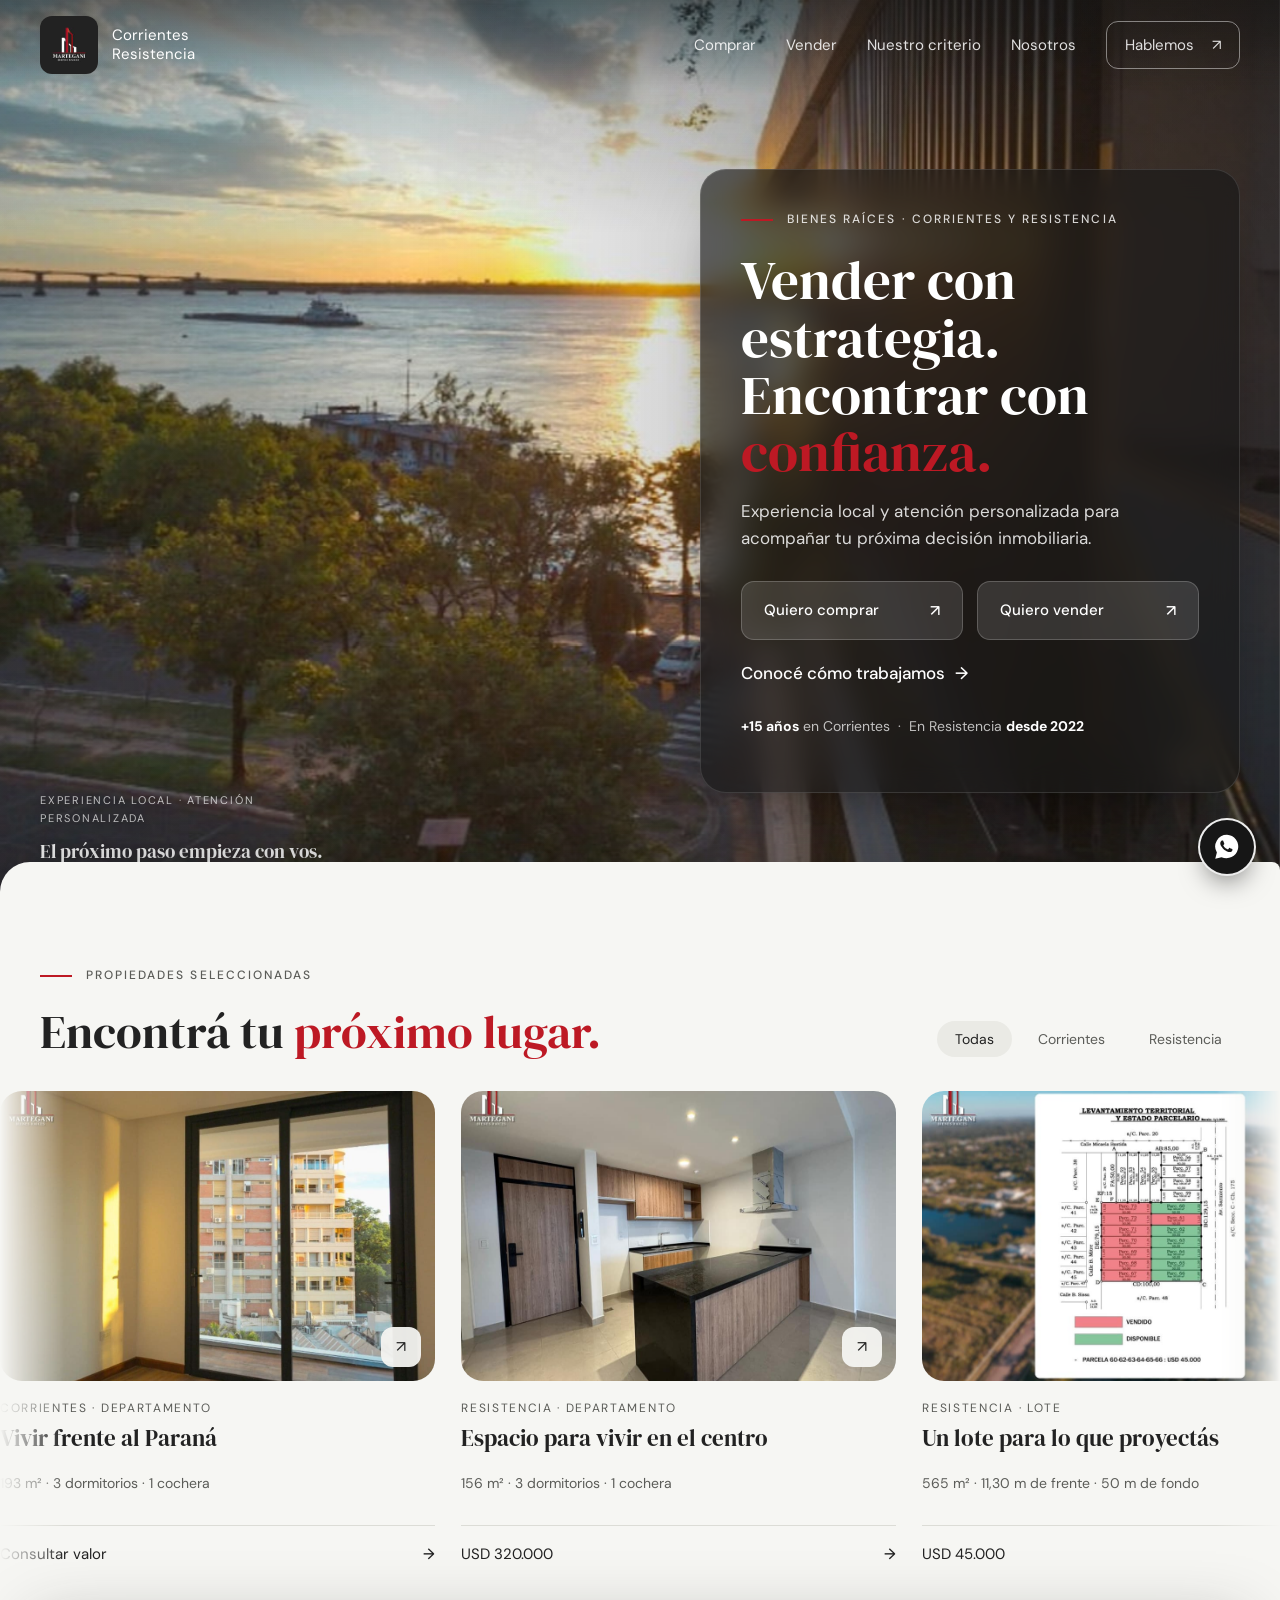
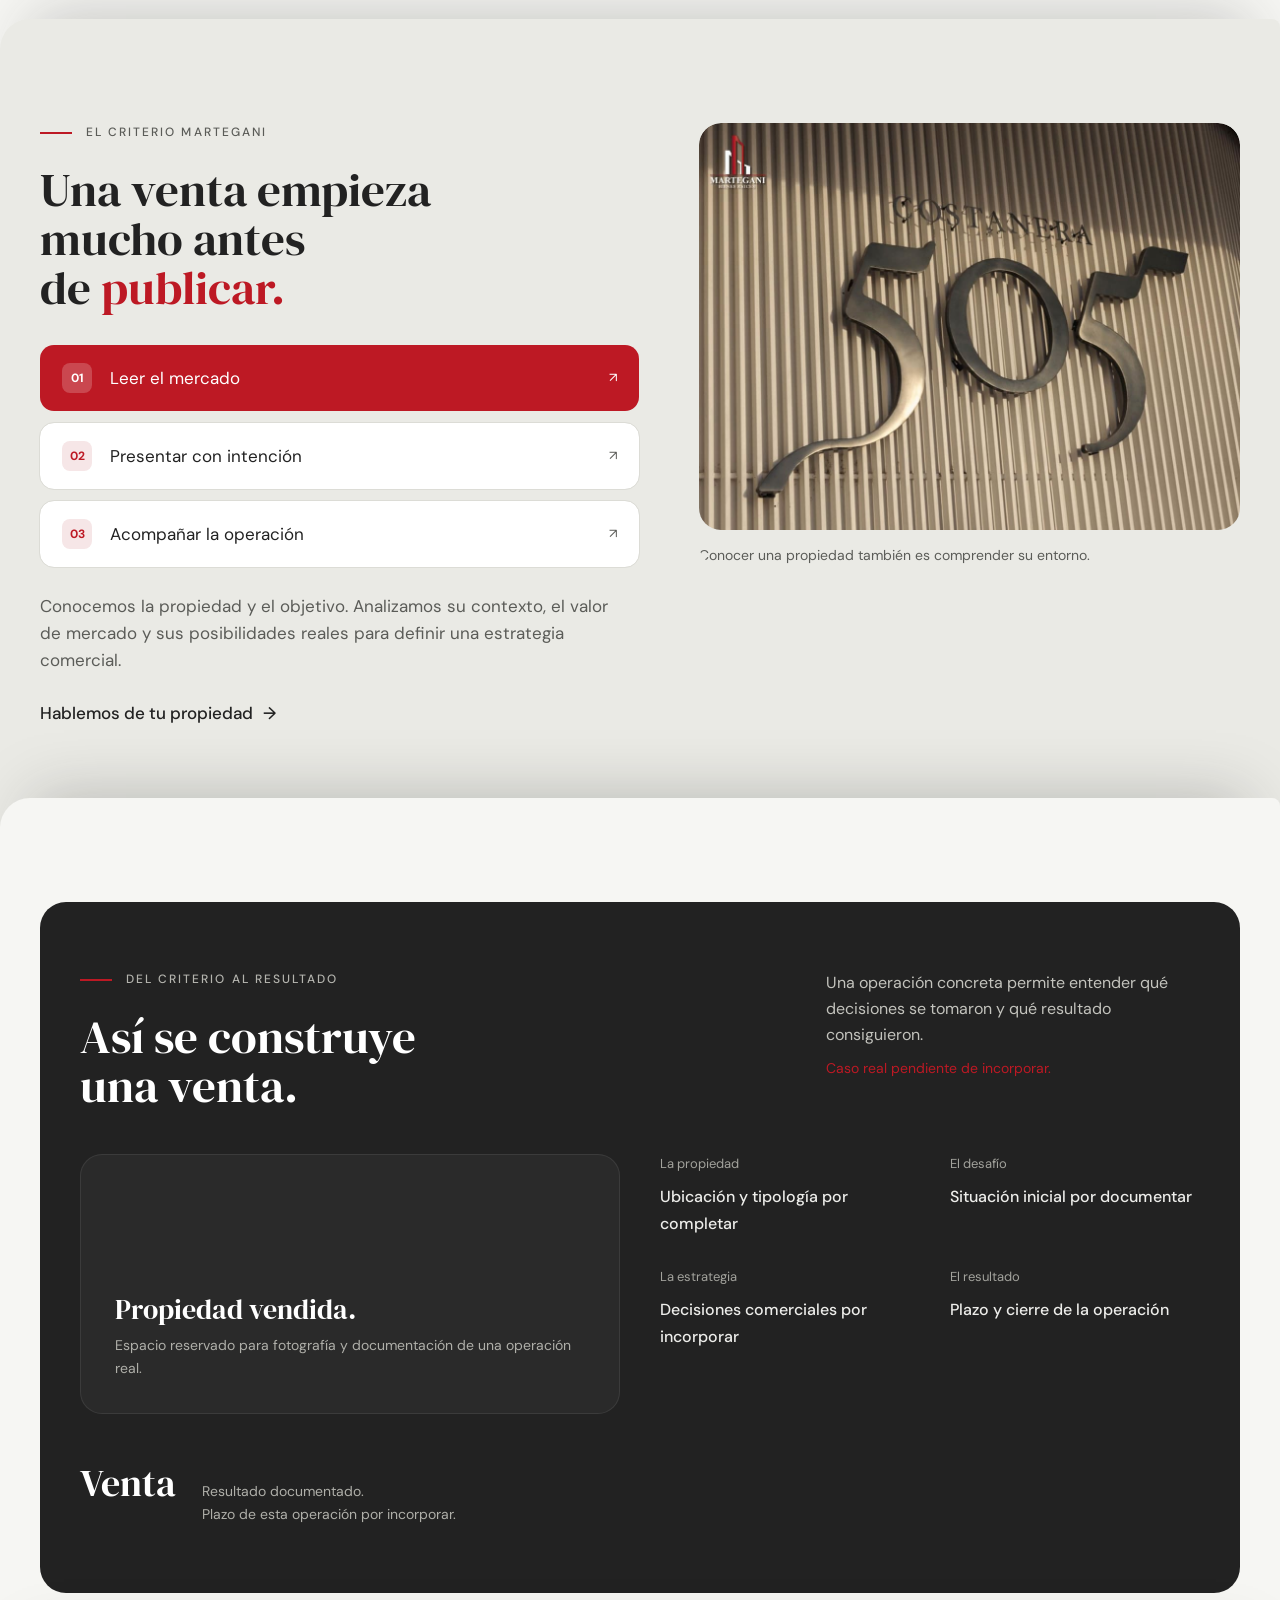
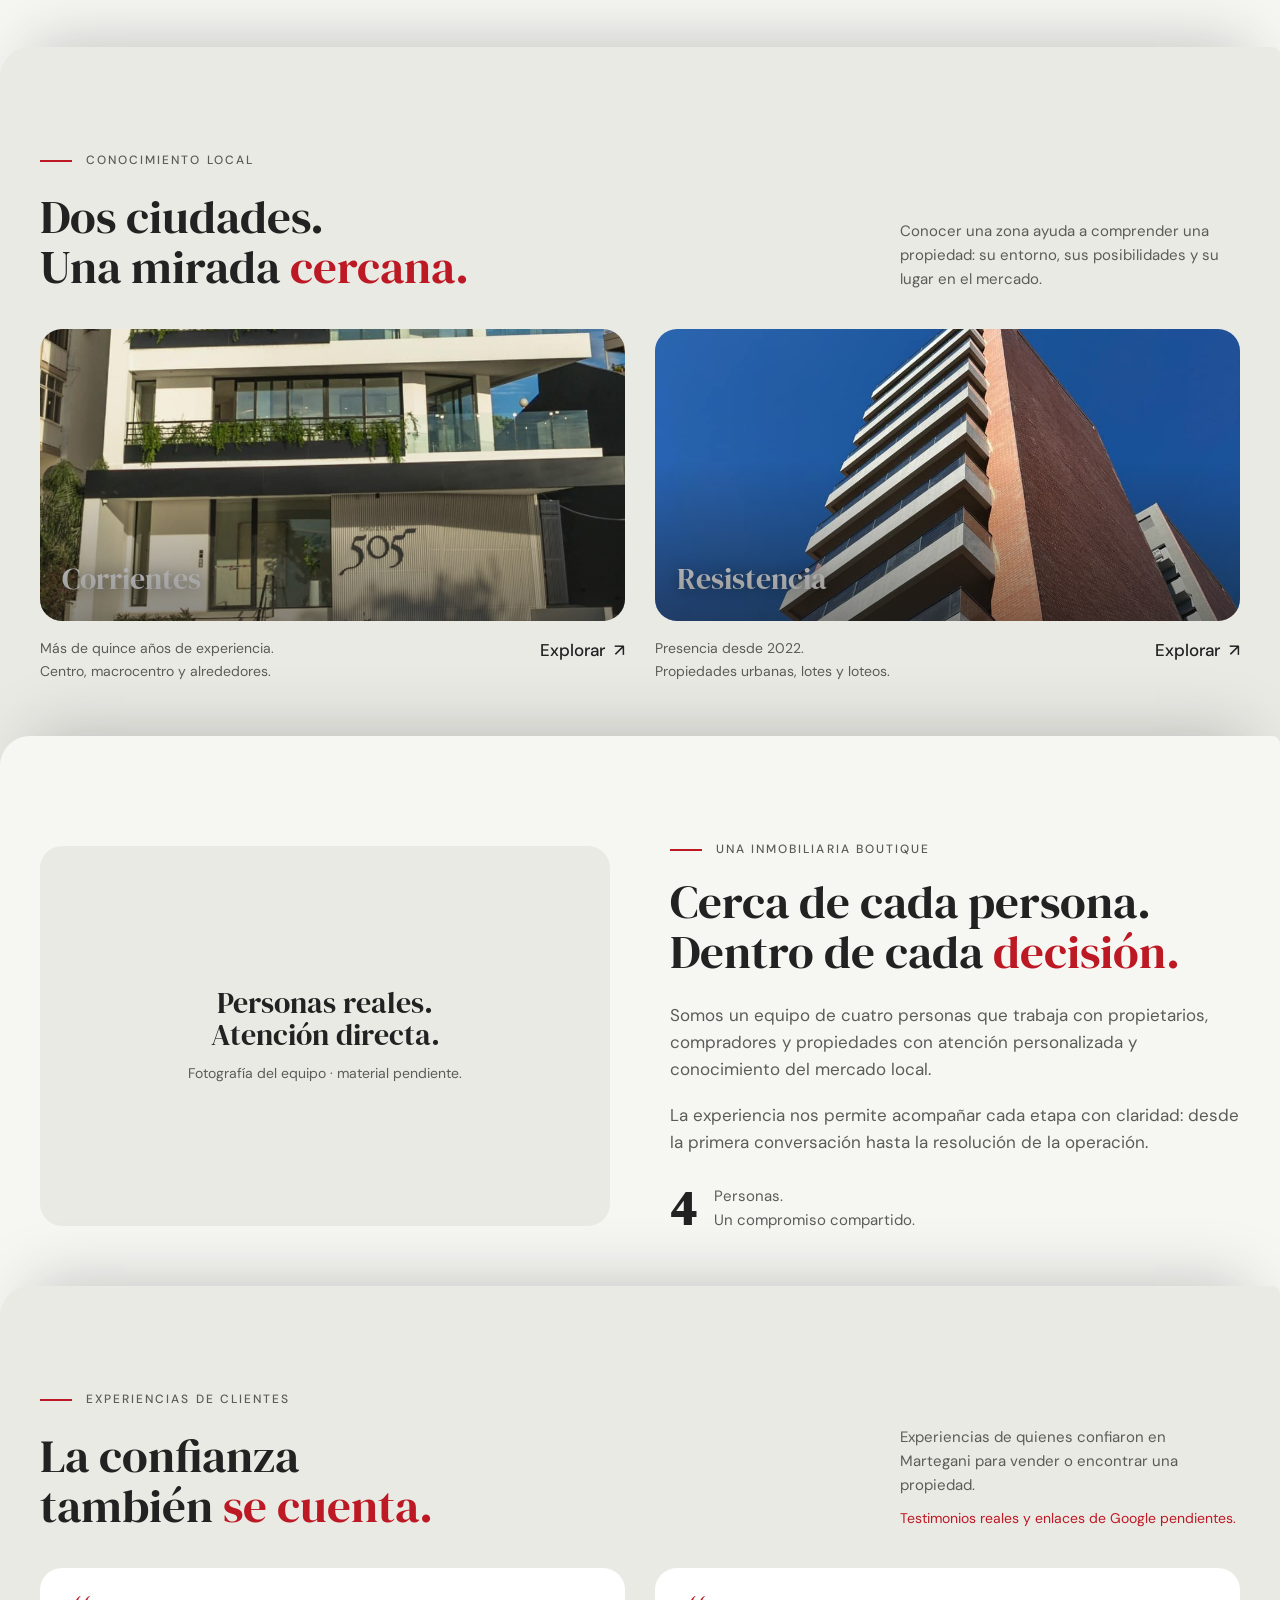
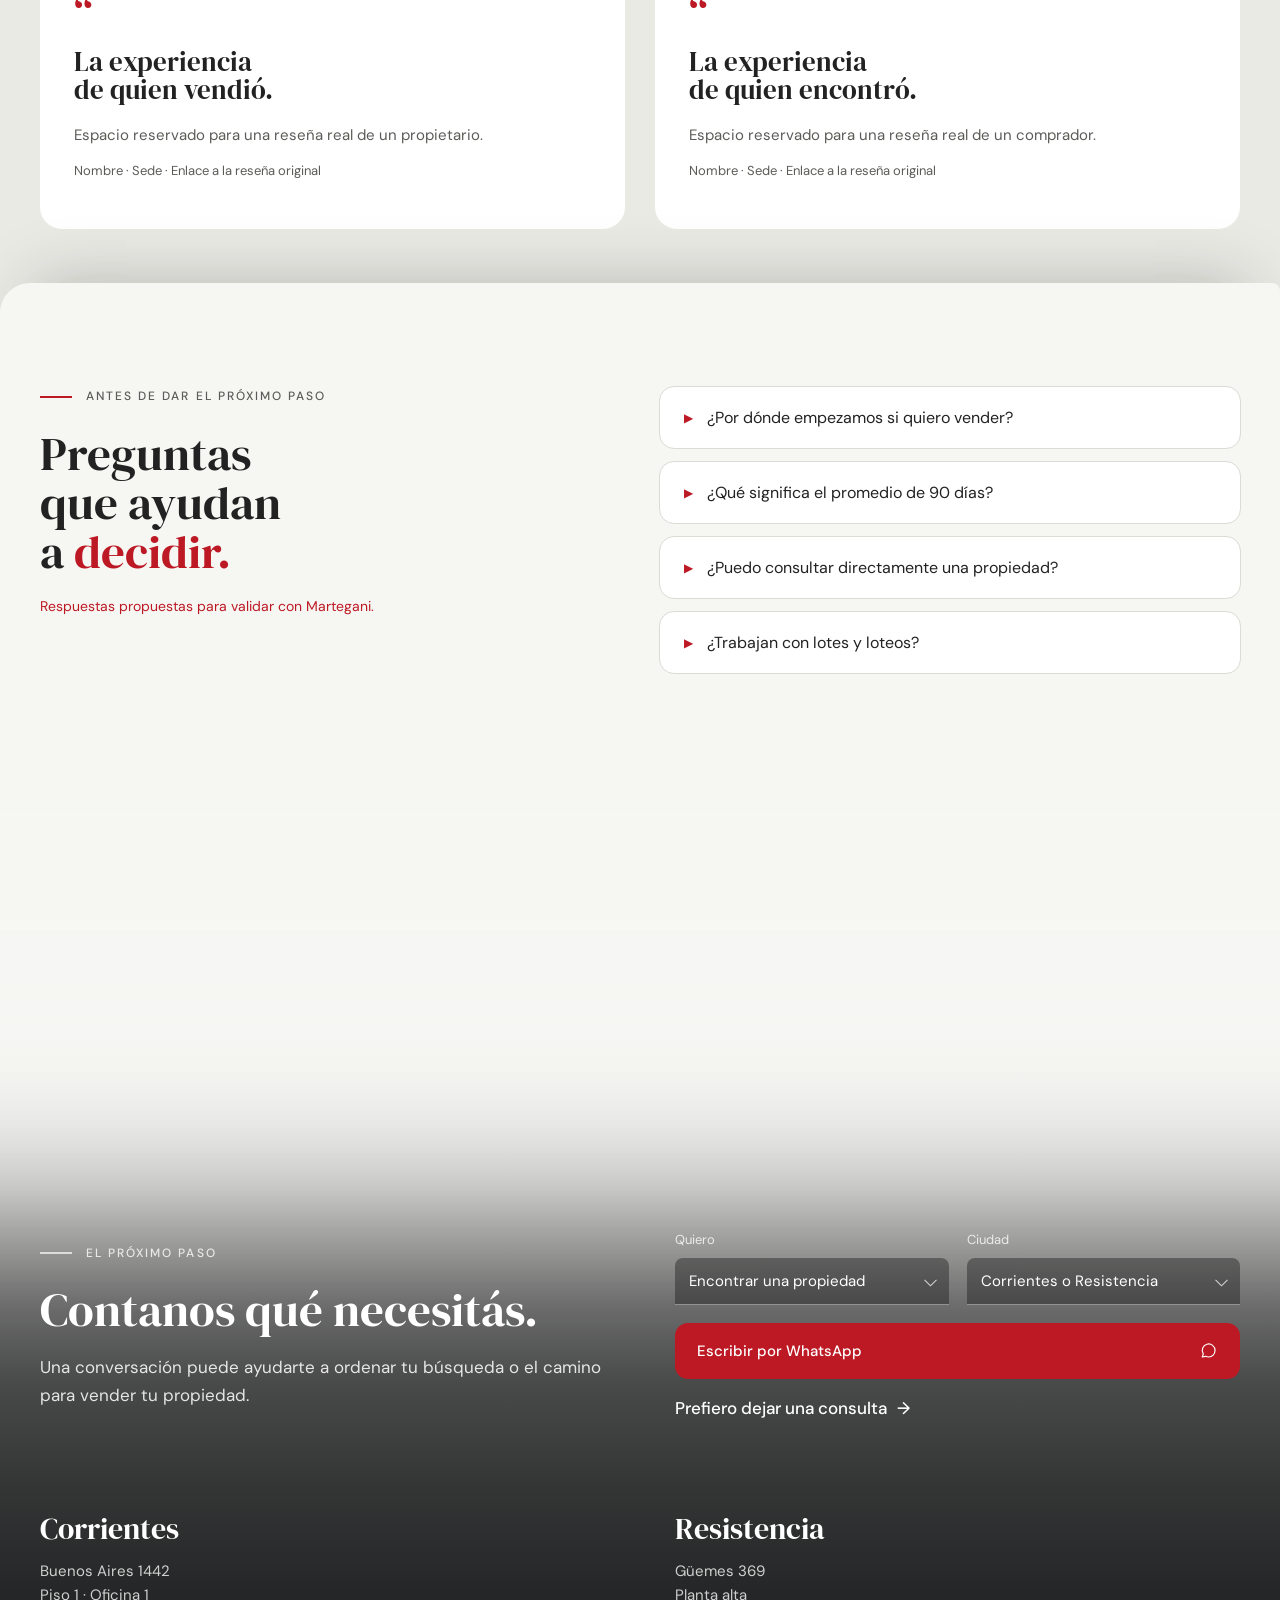
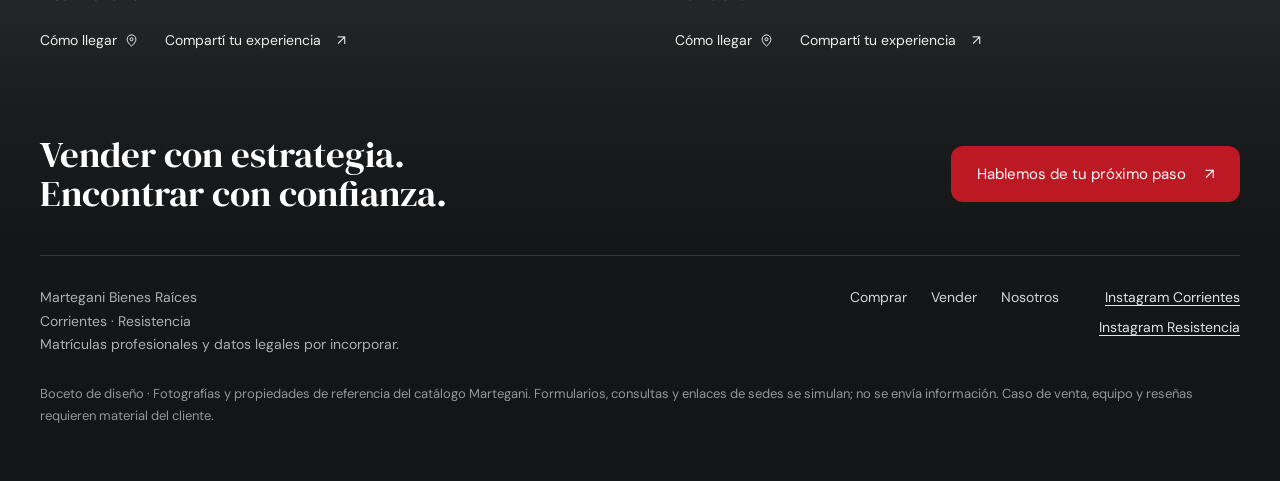
<file: index.html>
<!DOCTYPE html>
<html lang="es">
<head>
<meta charset="UTF-8">
<meta name="viewport" content="width=device-width, initial-scale=1.0">
<title>Martegani Bienes Raíces · Corrientes y Resistencia</title>
<meta name="description" content="Inmobiliaria boutique en Corrientes y Resistencia. Experiencia local y atención personalizada para comprar o vender tu propiedad.">
<link rel="icon" type="image/jpeg" href="img/logo-martegani.jpg">
<link rel="preconnect" href="https://fonts.googleapis.com">
<link rel="preconnect" href="https://fonts.gstatic.com" crossorigin>
<link href="https://fonts.googleapis.com/css2?family=DM+Sans:ital,opsz,wght@0,9..40,400;0,9..40,500;0,9..40,700;1,9..40,400&family=DM+Serif+Display:ital@0;1&display=swap" rel="stylesheet">
<link rel="stylesheet" href="css/styles.css">
</head>
<body>

<!-- ===================== HEADER ===================== -->
<header class="site-header">
  <div class="header-inner">
    <a class="brand" href="index.html" aria-label="Martegani Bienes Raíces — Inicio">
      <img class="brand__logo" src="img/logo-martegani.jpg" alt="Martegani Bienes Raíces">
      <span class="brand__text"><span>Corrientes</span><span>Resistencia</span></span>
    </a>
    <nav class="nav" id="nav">
      <a href="comprar.html">Comprar</a>
      <a href="vender.html">Vender</a>
      <a href="#criterio">Nuestro criterio</a>
      <a href="#nosotros">Nosotros</a>
      <a class="nav__cta diag" href="#contacto">Hablemos</a>
    </nav>
    <button class="menu-toggle" aria-label="Abrir menú" aria-expanded="false" aria-controls="nav"><span></span></button>
  </div>
</header>

<!-- ===================== HERO / APERTURA (general) ===================== -->
<section class="hero">
  <div class="hero__bg"><img src="img/hero-costanera.jpg" alt="Costanera de Corrientes" fetchpriority="high"></div>
  <div class="hero__scrim"></div>
  <div class="hero__caption"><span>Experiencia local · Atención personalizada</span>El próximo paso empieza con vos.</div>
  <div class="wrap hero__inner">
    <div class="hero__panel">
      <p class="eyebrow">Bienes raíces · Corrientes y Resistencia</p>
      <h1 class="hero__title">Vender con estrategia. Encontrar con <span class="wine">confianza.</span></h1>
      <p class="hero__sub">Experiencia local y atención personalizada para acompañar tu próxima decisión inmobiliaria.</p>
      <div class="hero__actions">
        <a class="btn btn--soft" href="comprar.html">Quiero comprar <span class="ico">↗</span></a>
        <a class="btn btn--soft" href="vender.html">Quiero vender <span class="ico">↗</span></a>
      </div>
      <a class="hero__secondary arrow" href="#criterio">Conocé cómo trabajamos</a>
      <p class="hero__meta"><b>+15 años</b> en Corrientes &nbsp;·&nbsp; En Resistencia <b>desde 2022</b></p>
    </div>
  </div>
</section>

<main>
<!-- ===================== PROPIEDADES (carrusel que se mueve con el scroll) ===================== -->
<section class="section reveal reveal--overlap props-pin" id="propiedades">
  <div class="wrap">
    <div class="props-head">
      <div>
        <p class="eyebrow">Propiedades seleccionadas</p>
        <h2 class="h-xl">Encontrá tu <span class="wine">próximo lugar.</span></h2>
      </div>
      <div class="filters">
        <button class="chip is-active" data-filter="todas">Todas</button>
        <button class="chip" data-filter="corrientes">Corrientes</button>
        <button class="chip" data-filter="resistencia">Resistencia</button>
      </div>
    </div>
  </div>

  <div class="props-viewport">
    <div class="props-track" data-props-track>
      <article class="card" data-city="corrientes">
        <div class="card__media"><img src="img/prop-1.jpg" alt="Departamento con vista al Paraná"><a class="card__pin" href="#contacto" aria-label="Ver propiedad">↗</a></div>
        <p class="card__label">Corrientes · Departamento</p>
        <h3 class="card__title">Vivir frente al Paraná</h3>
        <p class="card__specs">193 m² · 3 dormitorios · 1 cochera</p>
        <div class="card__foot"><span>Consultar valor</span><a href="#contacto" class="link-arrow arrow" aria-label="Consultar"></a></div>
      </article>
      <article class="card" data-city="resistencia">
        <div class="card__media"><img src="img/prop-2.jpg" alt="Departamento en el centro de Resistencia"><a class="card__pin" href="#contacto" aria-label="Ver propiedad">↗</a></div>
        <p class="card__label">Resistencia · Departamento</p>
        <h3 class="card__title">Espacio para vivir en el centro</h3>
        <p class="card__specs">156 m² · 3 dormitorios · 1 cochera</p>
        <div class="card__foot"><span>USD 320.000</span><a href="#contacto" class="link-arrow arrow" aria-label="Consultar"></a></div>
      </article>
      <article class="card" data-city="resistencia">
        <div class="card__media"><img src="img/prop-3.jpg" alt="Lote — levantamiento territorial"><a class="card__pin" href="#contacto" aria-label="Ver propiedad">↗</a></div>
        <p class="card__label">Resistencia · Lote</p>
        <h3 class="card__title">Un lote para lo que proyectás</h3>
        <p class="card__specs">565 m² · 11,30 m de frente · 50 m de fondo</p>
        <div class="card__foot"><span>USD 45.000</span><a href="#contacto" class="link-arrow arrow" aria-label="Consultar"></a></div>
      </article>
      <a class="pcard-cta" href="#contacto">
        <h3>Ver toda<br>la muestra</h3>
        <span>Contanos qué estás buscando y te mostramos las opciones que encajan.</span>
        <span class="mark">↗</span>
      </a>
    </div>
  </div>
</section>

<!-- ===================== CRITERIO / MÉTODO ===================== -->
<section class="section reveal reveal--overlap reveal--alt" id="criterio" data-motion="method">
  <div class="wrap criterio criterio__grid">
    <div>
      <p class="eyebrow">El criterio Martegani</p>
      <h2 class="h-xl">Una venta empieza<br>mucho antes<br>de <span class="wine">publicar.</span></h2>
      <div class="steps">
        <button class="step is-active"
          data-text="Conocemos la propiedad y el objetivo. Analizamos su contexto, el valor de mercado y sus posibilidades reales para definir una estrategia comercial."
          data-img="img/criterio-505.jpg" data-cap="Conocer una propiedad también es comprender su entorno.">
          <span class="step__n">01</span><span class="step__t">Leer el mercado</span><span class="ic">↗</span></button>
        <button class="step"
          data-text="Cuidamos las imágenes, la descripción y la comunicación. Definimos cómo presentar la propiedad y dónde conectarla con potenciales compradores."
          data-img="img/prop-1.jpg" data-cap="La presentación define cómo se percibe una propiedad.">
          <span class="step__n">02</span><span class="step__t">Presentar con intención</span><span class="ic">↗</span></button>
        <button class="step"
          data-text="Acompañamos consultas, visitas y conversaciones. El seguimiento cercano permite evaluar lo que sucede y tomar decisiones durante la comercialización."
          data-img="img/ciudad-corrientes.jpg" data-cap="El seguimiento cercano sostiene cada etapa de la operación.">
          <span class="step__n">03</span><span class="step__t">Acompañar la operación</span><span class="ic">↗</span></button>
      </div>
      <p class="lead" data-step-text>Conocemos la propiedad y el objetivo. Analizamos su contexto, el valor de mercado y sus posibilidades reales para definir una estrategia comercial.</p>
      <p style="margin-top:26px"><a class="link-arrow arrow" href="#contacto">Hablemos de tu propiedad</a></p>
    </div>
    <figure class="criterio__media">
      <div style="border-radius:var(--radius-lg);overflow:hidden"><img src="img/criterio-505.jpg" alt="Propiedad de referencia · Costanera 505" data-step-img></div>
      <figcaption data-step-cap>Conocer una propiedad también es comprender su entorno.</figcaption>
    </figure>
  </div>
</section>

<!-- ===================== CASO DE VENTA (oscuro) ===================== -->
<section class="section reveal reveal--overlap">
  <div class="wrap">
    <div class="dark">
      <div class="dark__top">
        <div>
          <p class="eyebrow">Del criterio al resultado</p>
          <h2 class="h-xl">Así se construye<br>una venta.</h2>
        </div>
        <div class="dark__intro">
          Una operación concreta permite entender qué decisiones se tomaron y qué resultado consiguieron.
          <span class="note">Caso real pendiente de incorporar.</span>
        </div>
      </div>
      <div class="dark__body">
        <div class="sold">
          <h3>Propiedad vendida.</h3>
          <p>Espacio reservado para fotografía y documentación de una operación real.</p>
        </div>
        <div class="facts">
          <div class="fact"><span>La propiedad</span><b>Ubicación y tipología por completar</b></div>
          <div class="fact"><span>El desafío</span><b>Situación inicial por documentar</b></div>
          <div class="fact"><span>La estrategia</span><b>Decisiones comerciales por incorporar</b></div>
          <div class="fact"><span>El resultado</span><b>Plazo y cierre de la operación</b></div>
        </div>
        <div class="dark__sum">
          <h3>Venta</h3>
          <p>Resultado documentado.<br>Plazo de esta operación por incorporar.</p>
        </div>
      </div>
    </div>
  </div>
</section>

<!-- ===================== DOS CIUDADES ===================== -->
<section class="section reveal reveal--overlap reveal--alt" id="territorio" data-motion="territory">
  <div class="wrap">
    <div class="sec-head">
      <div>
        <p class="eyebrow">Conocimiento local</p>
        <h2 class="h-xl">Dos ciudades.<br>Una mirada <span class="wine">cercana.</span></h2>
      </div>
      <div class="sec-head__intro">Conocer una zona ayuda a comprender una propiedad: su entorno, sus posibilidades y su lugar en el mercado.</div>
    </div>
    <div class="cities">
      <div class="city">
        <div class="city__media"><img src="img/ciudad-corrientes.jpg" alt="Corrientes"><span class="city__name">Corrientes</span></div>
        <div class="city__foot">
          <p>Más de quince años de experiencia.<br>Centro, macrocentro y alrededores.</p>
          <a class="link-arrow diag" href="#contacto">Explorar</a>
        </div>
      </div>
      <div class="city">
        <div class="city__media"><img src="img/ciudad-resistencia.jpg" alt="Resistencia"><span class="city__name">Resistencia</span></div>
        <div class="city__foot">
          <p>Presencia desde 2022.<br>Propiedades urbanas, lotes y loteos.</p>
          <a class="link-arrow diag" href="#contacto">Explorar</a>
        </div>
      </div>
    </div>
  </div>
</section>

<!-- ===================== BOUTIQUE / EQUIPO ===================== -->
<section class="section reveal reveal--overlap" id="nosotros">
  <div class="wrap boutique">
    <div class="placeholder">
      <h3 class="h-lg">Personas reales.<br>Atención directa.</h3>
      <p>Fotografía del equipo · material pendiente.</p>
    </div>
    <div class="boutique__body">
      <p class="eyebrow">Una inmobiliaria boutique</p>
      <h2 class="h-xl">Cerca de cada persona.<br>Dentro de cada <span class="wine">decisión.</span></h2>
      <div style="margin-top:26px">
        <p>Somos un equipo de cuatro personas que trabaja con propietarios, compradores y propiedades con atención personalizada y conocimiento del mercado local.</p>
        <p>La experiencia nos permite acompañar cada etapa con claridad: desde la primera conversación hasta la resolución de la operación.</p>
      </div>
      <div class="counter"><b>4</b><span>Personas.<br>Un compromiso compartido.</span></div>
    </div>
  </div>
</section>

<!-- ===================== TESTIMONIOS ===================== -->
<section class="section reveal reveal--overlap reveal--alt" data-motion="testimonials">
  <div class="wrap">
    <div class="sec-head">
      <div>
        <p class="eyebrow">Experiencias de clientes</p>
        <h2 class="h-xl">La confianza<br>también <span class="wine">se cuenta.</span></h2>
      </div>
      <div class="sec-head__intro">
        Experiencias de quienes confiaron en Martegani para vender o encontrar una propiedad.
        <span class="note">Testimonios reales y enlaces de Google pendientes.</span>
      </div>
    </div>
    <div class="quotes">
      <div class="quote">
        <span class="quote__mark">&#8220;</span>
        <h3>La experiencia<br>de quien vendió.</h3>
        <p>Espacio reservado para una reseña real de un propietario.</p>
        <p class="src">Nombre · Sede · Enlace a la reseña original</p>
      </div>
      <div class="quote">
        <span class="quote__mark">&#8220;</span>
        <h3>La experiencia<br>de quien encontró.</h3>
        <p>Espacio reservado para una reseña real de un comprador.</p>
        <p class="src">Nombre · Sede · Enlace a la reseña original</p>
      </div>
    </div>
  </div>
</section>

<!-- ===================== FAQ ===================== -->
<section class="section reveal reveal--overlap">
  <div class="wrap">
    <div class="faq__grid">
      <div>
        <p class="eyebrow">Antes de dar el próximo paso</p>
        <h2 class="h-xl">Preguntas<br>que ayudan<br>a <span class="wine">decidir.</span></h2>
        <p class="note" style="margin-top:18px">Respuestas propuestas para validar con Martegani.</p>
      </div>
      <div class="faq__list">
        <div class="faq__item">
          <button class="faq__q" aria-expanded="false"><span class="caret">▶</span> ¿Por dónde empezamos si quiero vender?</button>
          <div class="faq__a"><p>Por una conversación sobre tu propiedad y tu objetivo. A partir de allí, analizamos el contexto del mercado y las posibilidades de comercialización para definir el próximo paso.</p></div>
        </div>
        <div class="faq__item">
          <button class="faq__q" aria-expanded="false"><span class="caret">▶</span> ¿Qué significa el promedio de 90 días?</button>
          <div class="faq__a"><p>Es una referencia histórica respaldada por operaciones registradas, no una garantía para cada propiedad. El plazo depende del inmueble, su precio y las condiciones del mercado.</p></div>
        </div>
        <div class="faq__item">
          <button class="faq__q" aria-expanded="false"><span class="caret">▶</span> ¿Puedo consultar directamente una propiedad?</button>
          <div class="faq__a"><p>Sí. Cada ficha permite iniciar una consulta que identifica la propiedad que te interesa, para conversar sobre sus características y coordinar los siguientes pasos.</p></div>
        </div>
        <div class="faq__item">
          <button class="faq__q" aria-expanded="false"><span class="caret">▶</span> ¿Trabajan con lotes y loteos?</button>
          <div class="faq__a"><p>Sí. Además de propiedades urbanas en Corrientes y Resistencia, Martegani comercializa lotes y loteos en sus alrededores.</p></div>
        </div>
      </div>
    </div>
  </div>
</section>
</main>

<!-- ===================== CIERRE: contacto + sedes + footer ===================== -->
<section class="closing" id="contacto">
  <div class="closing__backdrop" aria-hidden="true"><img src="img/cierre-panoramica.jpg" alt="" width="1000" height="750"></div>
  <div class="closing__seam" aria-hidden="true"></div>
  <div class="closing__inner" data-wa-scope>

    <div class="next__top">
      <div>
        <p class="eyebrow">El próximo paso</p>
        <h2 class="h-xl">Contanos qué necesitás.</h2>
        <p class="lead" style="margin-top:20px">Una conversación puede ayudarte a ordenar tu búsqueda o el camino para vender tu propiedad.</p>
      </div>
      <div class="next__form">
        <div class="search__row">
          <div class="field">
            <label for="quiero">Quiero</label>
            <div class="select"><select id="quiero" name="quiero">
              <option>Encontrar una propiedad</option>
              <option>Vender una propiedad</option>
              <option>Hacer una consulta</option>
            </select></div>
          </div>
          <div class="field">
            <label for="ciudad-wa">Ciudad</label>
            <div class="select"><select id="ciudad-wa" name="ciudad-wa">
              <option>Corrientes o Resistencia</option>
              <option>Corrientes</option>
              <option>Resistencia</option>
            </select></div>
          </div>
        </div>
        <a class="btn btn--wine" data-whatsapp href="#" target="_blank" rel="noopener">
          Escribir por WhatsApp
          <svg width="18" height="18" viewBox="0 0 24 24" fill="none" aria-hidden="true"><path d="M20 11.5a8.38 8.38 0 0 1-8.5 8.5 8.5 8.5 0 0 1-3.8-.9L3 20l1.4-4.2A8.5 8.5 0 1 1 20 11.5Z" stroke="#fff" stroke-width="1.6" stroke-linecap="round" stroke-linejoin="round"/></svg>
        </a>
        <p class="after"><a class="link-arrow arrow" href="#contacto">Prefiero dejar una consulta</a></p>
      </div>
    </div>

    <div class="branches">
      <div class="branch">
        <h3>Corrientes</h3>
        <address>Buenos Aires 1442<br>Piso 1 · Oficina 1</address>
        <div class="branch__links">
          <a href="https://maps.google.com/?q=Buenos+Aires+1442+Corrientes" target="_blank" rel="noopener">Cómo llegar
            <svg width="15" height="15" viewBox="0 0 24 24" fill="none" aria-hidden="true"><path d="M12 21s7-5.6 7-11a7 7 0 1 0-14 0c0 5.4 7 11 7 11Z" stroke="currentColor" stroke-width="1.6"/><circle cx="12" cy="10" r="2.4" stroke="currentColor" stroke-width="1.6"/></svg>
          </a>
          <a class="diag" href="#contacto">Compartí tu experiencia</a>
        </div>
      </div>
      <div class="branch">
        <h3>Resistencia</h3>
        <address>Güemes 369<br>Planta alta</address>
        <div class="branch__links">
          <a href="https://maps.google.com/?q=Güemes+369+Resistencia" target="_blank" rel="noopener">Cómo llegar
            <svg width="15" height="15" viewBox="0 0 24 24" fill="none" aria-hidden="true"><path d="M12 21s7-5.6 7-11a7 7 0 1 0-14 0c0 5.4 7 11 7 11Z" stroke="currentColor" stroke-width="1.6"/><circle cx="12" cy="10" r="2.4" stroke="currentColor" stroke-width="1.6"/></svg>
          </a>
          <a class="diag" href="#contacto">Compartí tu experiencia</a>
        </div>
      </div>
    </div>

    <div class="closing__footer">
      <div class="footer__top">
        <h2>Vender con estrategia.<br>Encontrar con confianza.</h2>
        <a class="footer__cta diag" href="#contacto">Hablemos de tu próximo paso</a>
      </div>
      <div class="footer__grid">
        <div class="footer__brand"><p>Martegani Bienes Raíces<br>Corrientes · Resistencia<br>Matrículas profesionales y datos legales por incorporar.</p></div>
        <nav class="footer__nav">
          <a href="comprar.html">Comprar</a>
          <a href="vender.html">Vender</a>
          <a href="#nosotros">Nosotros</a>
        </nav>
        <div class="footer__social">
          <a href="#">Instagram Corrientes</a>
          <a href="#">Instagram Resistencia</a>
        </div>
      </div>
      <p class="footer__legal">Boceto de diseño · Fotografías y propiedades de referencia del catálogo Martegani. Formularios, consultas y enlaces de sedes se simulan; no se envía información. Caso de venta, equipo y reseñas requieren material del cliente.</p>
    </div>

  </div>
</section>

<!-- Botón flotante de WhatsApp -->
<a class="wa-float" href="#" target="_blank" rel="noopener" aria-label="Escribir por WhatsApp" title="Escribir por WhatsApp" data-whatsapp-float>
  <svg viewBox="0 0 24 24" aria-hidden="true">
    <path fill="#fff" d="M12 2.2a9.4 9.4 0 0 0-8.1 14.2L2.6 21.4l5-1.3A9.4 9.4 0 1 0 12 2.2Z"/>
    <path fill="#161616" d="M9.1 7.3c-.18-.4-.37-.4-.55-.41-.14 0-.3-.01-.46-.01-.16 0-.42.06-.64.3-.22.24-.84.82-.84 2s.86 2.32.98 2.48c.12.16 1.66 2.66 4.1 3.73 2.03.88 2.44.7 2.88.66.44-.04 1.42-.58 1.62-1.14.2-.56.2-1.04.14-1.14-.06-.1-.22-.16-.46-.28-.24-.12-1.42-.7-1.64-.78-.22-.08-.38-.12-.54.12-.16.24-.62.78-.76.94-.14.16-.28.18-.52.06-.24-.12-1.02-.38-1.94-1.2-.72-.64-1.2-1.43-1.34-1.67-.14-.24-.01-.37.1-.49.11-.11.24-.28.36-.42.12-.14.16-.24.24-.4.08-.16.04-.3-.02-.42-.06-.12-.53-1.3-.74-1.78Z"/>
  </svg>
</a>

<script src="js/main.js"></script>
</body>
</html>
</file>
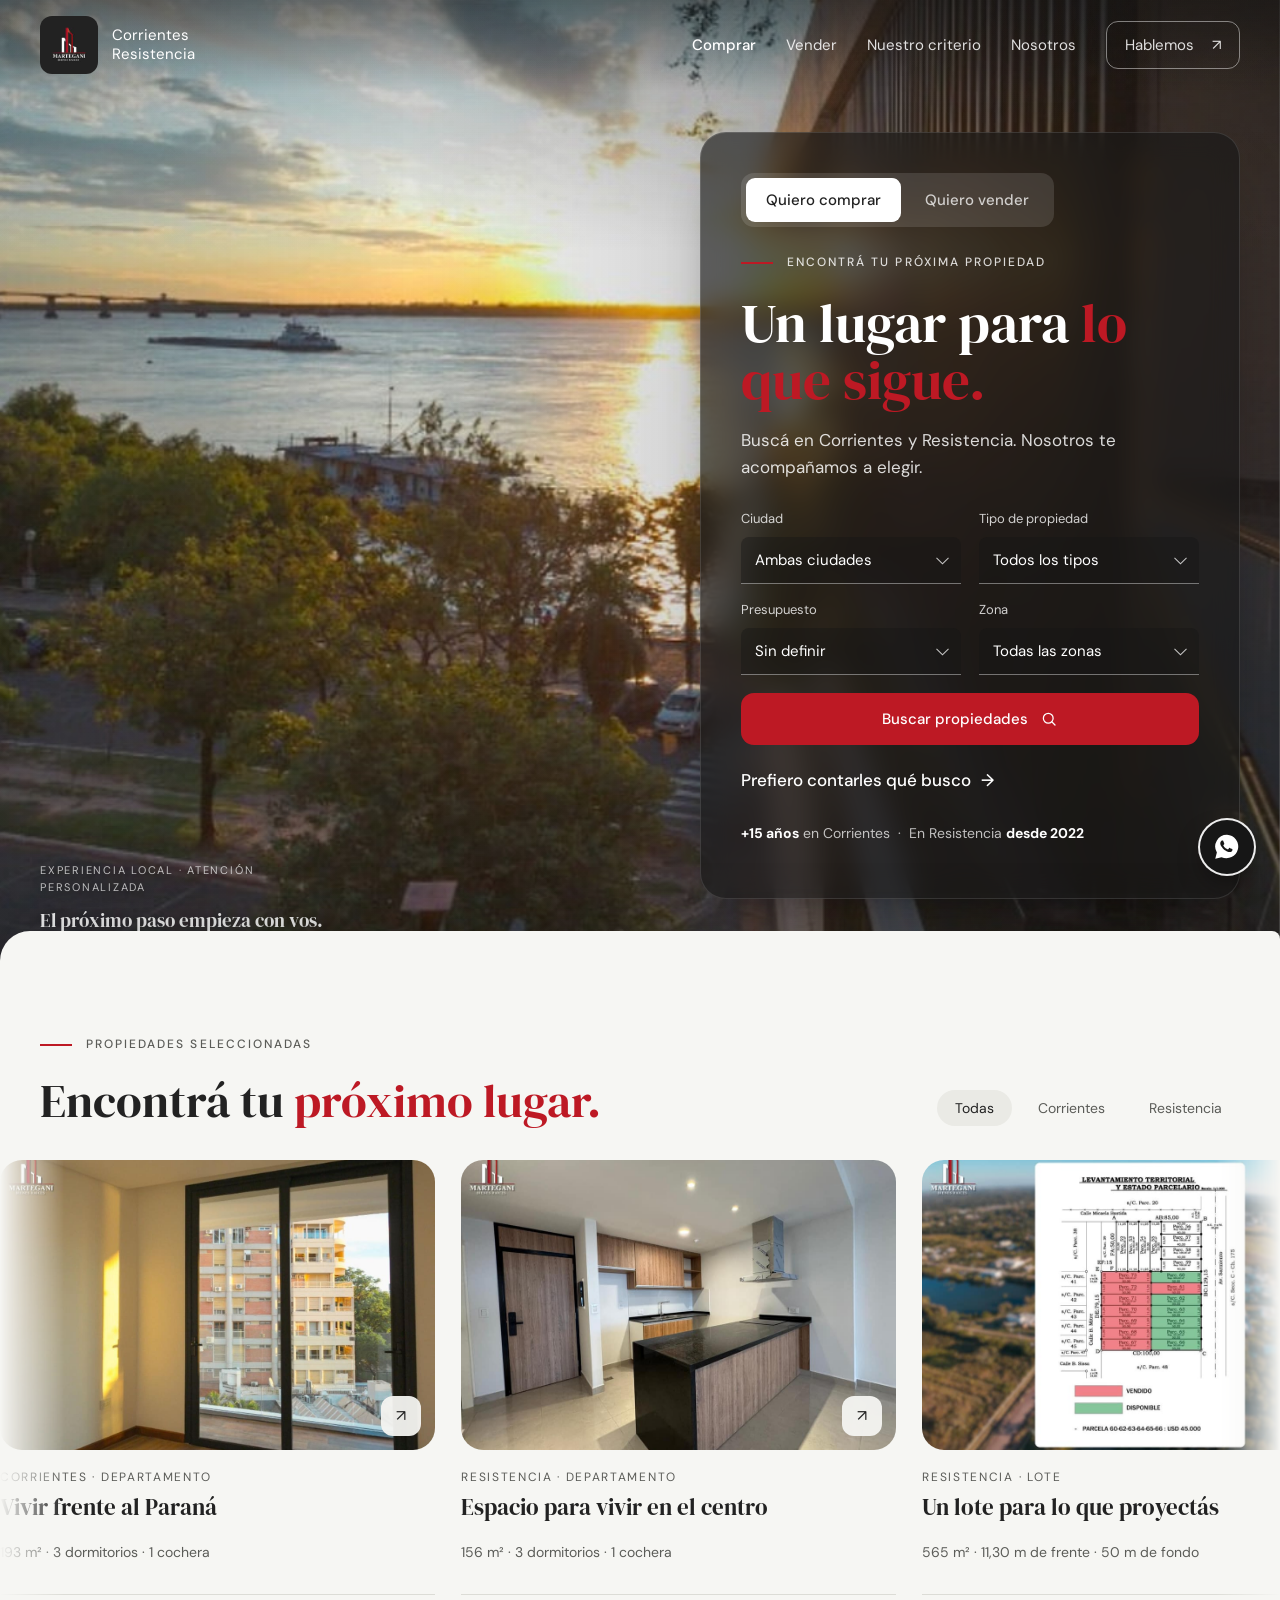
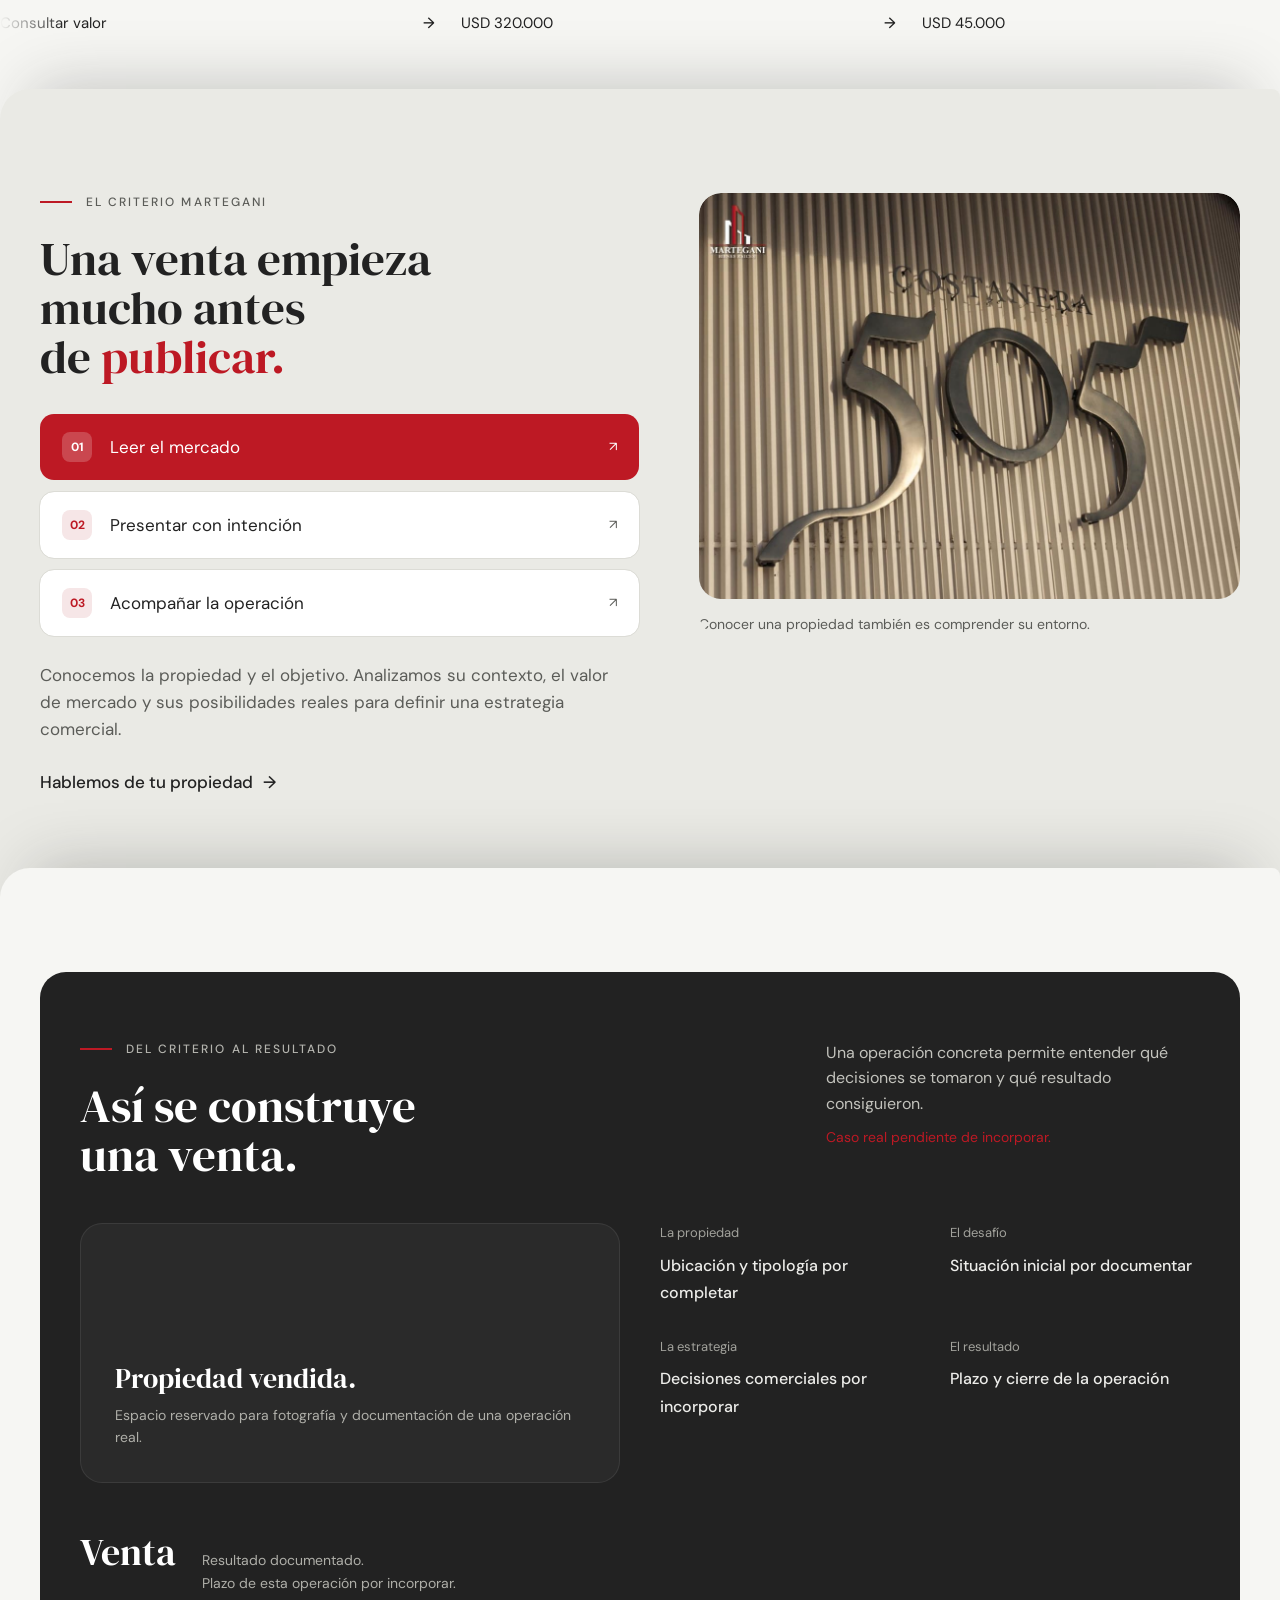
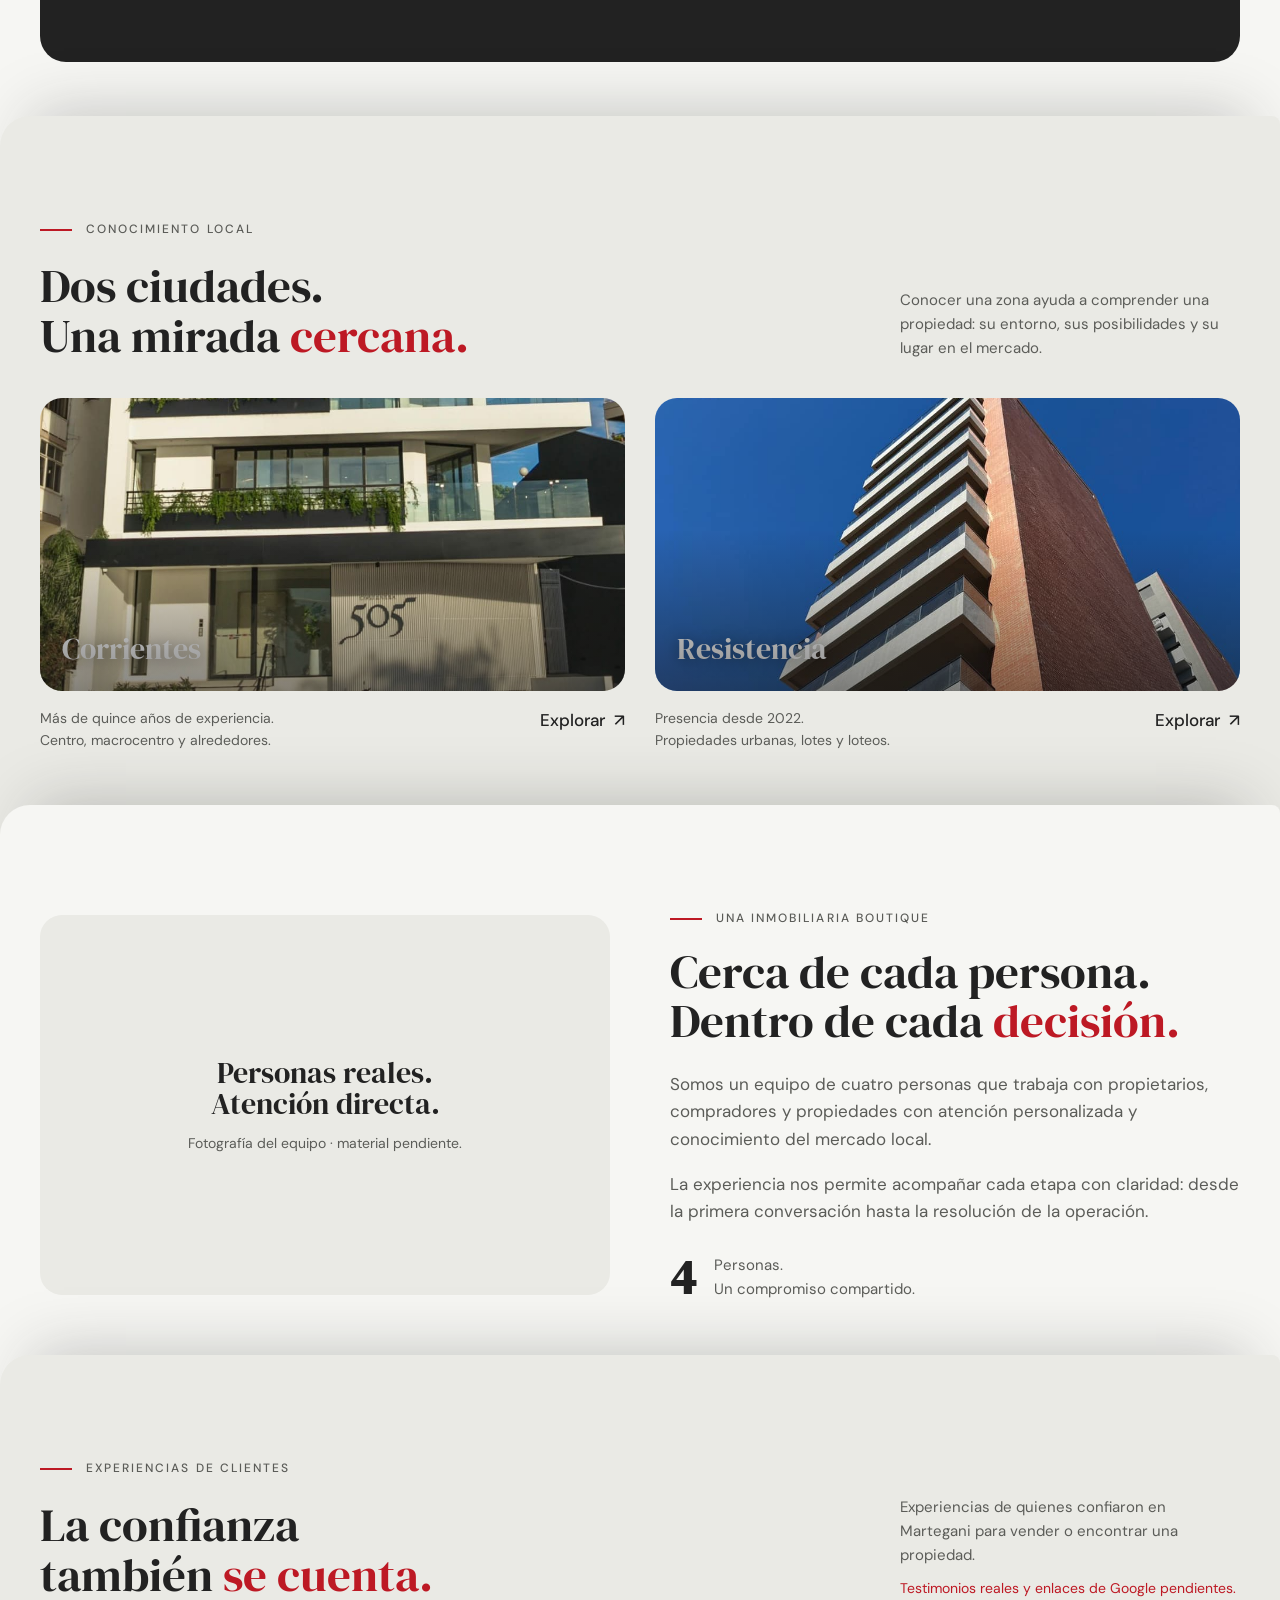
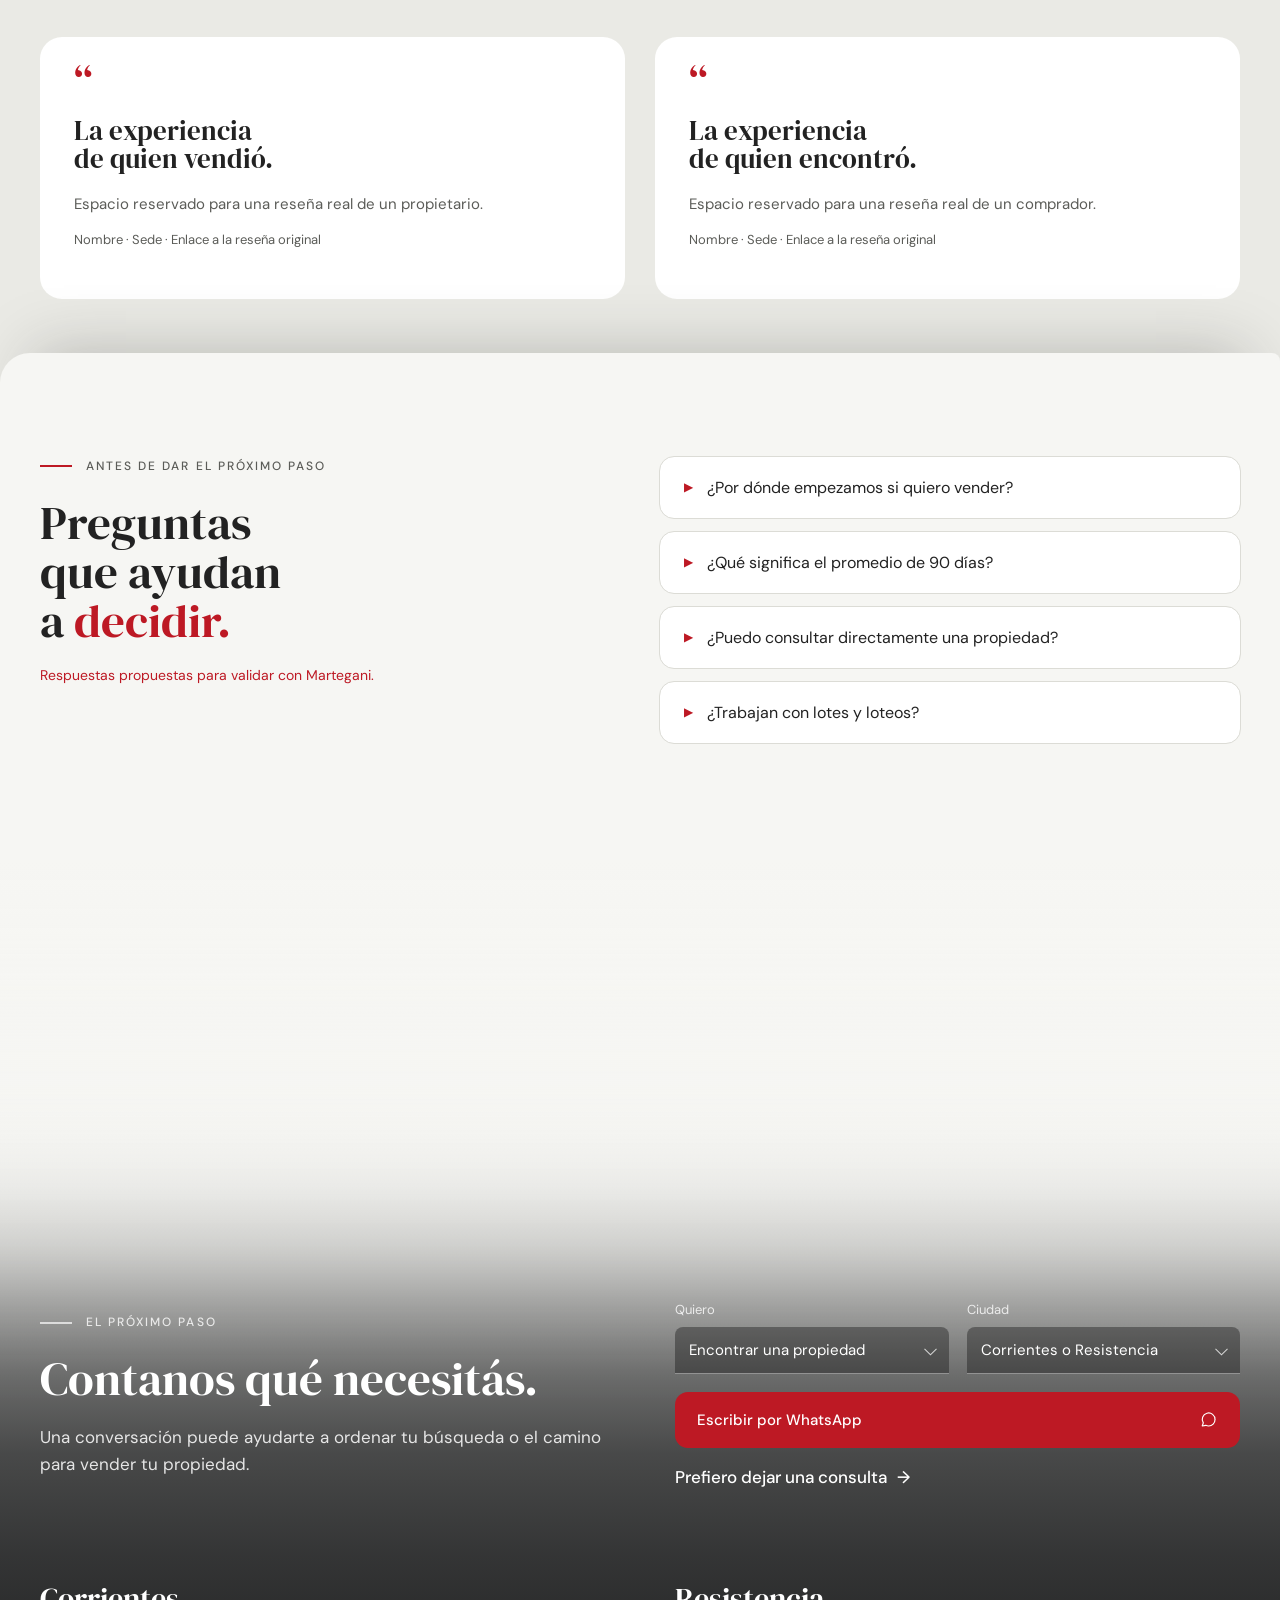
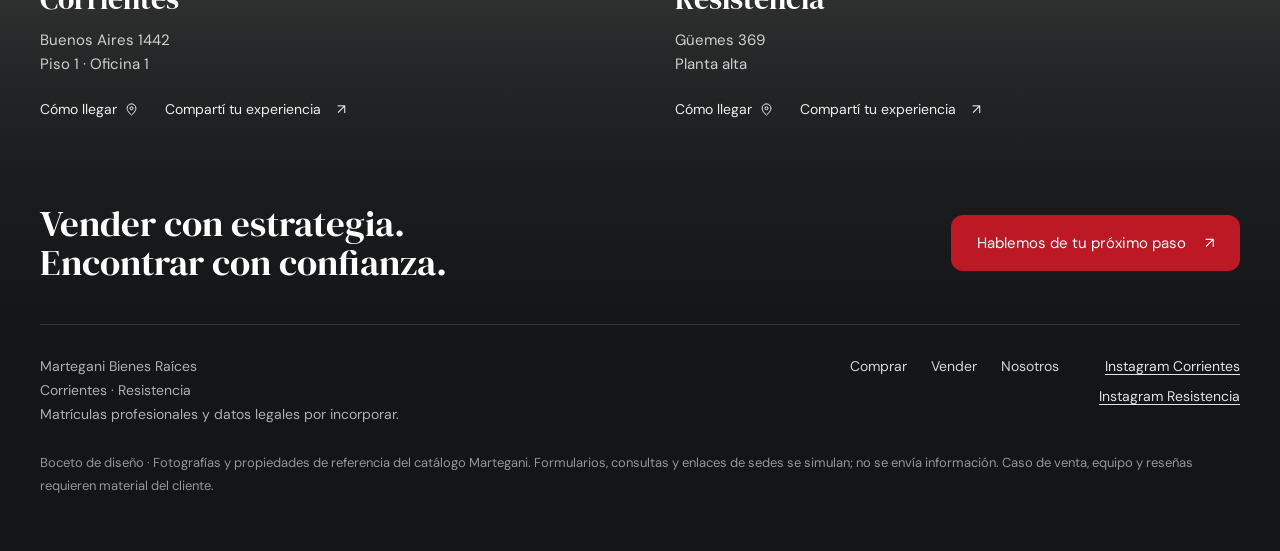
<file: comprar.html>
<!DOCTYPE html>
<html lang="es">
<head>
<meta charset="UTF-8">
<meta name="viewport" content="width=device-width, initial-scale=1.0">
<title>Comprar · Martegani Bienes Raíces</title>
<meta name="description" content="Encontrá tu próxima propiedad en Corrientes y Resistencia. Buscá por ciudad, tipo, presupuesto y zona con el acompañamiento de Martegani.">
<link rel="icon" type="image/jpeg" href="img/logo-martegani.jpg">
<link rel="preconnect" href="https://fonts.googleapis.com">
<link rel="preconnect" href="https://fonts.gstatic.com" crossorigin>
<link href="https://fonts.googleapis.com/css2?family=DM+Sans:ital,opsz,wght@0,9..40,400;0,9..40,500;0,9..40,700;1,9..40,400&family=DM+Serif+Display:ital@0;1&display=swap" rel="stylesheet">
<link rel="stylesheet" href="css/styles.css">
</head>
<body>

<!-- ===================== HEADER ===================== -->
<header class="site-header">
  <div class="header-inner">
    <a class="brand" href="index.html" aria-label="Martegani Bienes Raíces — Inicio">
      <img class="brand__logo" src="img/logo-martegani.jpg" alt="Martegani Bienes Raíces">
      <span class="brand__text"><span>Corrientes</span><span>Resistencia</span></span>
    </a>
    <nav class="nav" id="nav">
      <a class="is-active" href="comprar.html">Comprar</a>
      <a href="vender.html">Vender</a>
      <a href="#criterio">Nuestro criterio</a>
      <a href="#nosotros">Nosotros</a>
      <a class="nav__cta diag" href="#contacto">Hablemos</a>
    </nav>
    <button class="menu-toggle" aria-label="Abrir menú" aria-expanded="false" aria-controls="nav"><span></span></button>
  </div>
</header>

<!-- ===================== HERO / APERTURA (general) ===================== -->
<section class="hero">
  <div class="hero__bg"><img src="img/hero-costanera.jpg" alt="Costanera de Corrientes" fetchpriority="high"></div>
  <div class="hero__scrim"></div>
  <div class="hero__caption"><span>Experiencia local · Atención personalizada</span>El próximo paso empieza con vos.</div>
  <div class="wrap hero__inner">
    <div class="hero__panel">
      <div class="hero__toggle">
        <a class="is-active" href="comprar.html">Quiero comprar</a>
        <a href="vender.html">Quiero vender</a>
      </div>
      <p class="eyebrow">Encontrá tu próxima propiedad</p>
      <h1 class="hero__title">Un lugar para <span class="wine">lo que sigue.</span></h1>
      <p class="hero__sub">Buscá en Corrientes y Resistencia. Nosotros te acompañamos a elegir.</p>

      <form class="search search--compact" data-search>
        <div class="search__row">
          <div class="field">
            <label for="ciudad">Ciudad</label>
            <div class="select"><select id="ciudad" name="ciudad">
              <option>Ambas ciudades</option>
              <option>Corrientes</option>
              <option>Resistencia</option>
            </select></div>
          </div>
          <div class="field">
            <label for="tipo">Tipo de propiedad</label>
            <div class="select"><select id="tipo" name="tipo">
              <option>Todos los tipos</option>
              <option>Departamento</option>
              <option>Casa</option>
              <option>Lote</option>
            </select></div>
          </div>
          <div class="field field--extra">
            <label for="presupuesto">Presupuesto</label>
            <div class="select"><select id="presupuesto" name="presupuesto">
              <option>Sin definir</option>
              <option>Hasta USD 100.000</option>
              <option>USD 100.000 – 250.000</option>
              <option>Más de USD 250.000</option>
            </select></div>
          </div>
          <div class="field field--extra">
            <label for="zona">Zona</label>
            <div class="select"><select id="zona" name="zona">
              <option>Todas las zonas</option>
              <option>Centro</option>
              <option>Macrocentro</option>
              <option>Costanera</option>
            </select></div>
          </div>
        </div>
        <button type="button" class="search__more">Más filtros
          <svg width="20" height="20" viewBox="0 0 24 24" fill="none" aria-hidden="true"><path d="M4 7h10M4 12h16M4 17h7" stroke="#fff" stroke-width="1.6" stroke-linecap="round"/><circle cx="17" cy="7" r="2.2" stroke="#fff" stroke-width="1.6"/><circle cx="14" cy="17" r="2.2" stroke="#fff" stroke-width="1.6"/></svg>
        </button>
        <button type="submit" class="btn btn--wine">Buscar propiedades
          <svg width="18" height="18" viewBox="0 0 24 24" fill="none" aria-hidden="true"><circle cx="11" cy="11" r="6.5" stroke="#fff" stroke-width="1.7"/><path d="m16 16 4 4" stroke="#fff" stroke-width="1.7" stroke-linecap="round"/></svg>
        </button>
      </form>

      <a class="hero__secondary arrow" href="#contacto">Prefiero contarles qué busco</a>
      <p class="hero__meta"><b>+15 años</b> en Corrientes &nbsp;·&nbsp; En Resistencia <b>desde 2022</b></p>
    </div>
  </div>
</section>

<main>
<!-- ===================== PROPIEDADES (carrusel que se mueve con el scroll) ===================== -->
<section class="section reveal reveal--overlap props-pin" id="propiedades">
  <div class="wrap">
    <div class="props-head">
      <div>
        <p class="eyebrow">Propiedades seleccionadas</p>
        <h2 class="h-xl">Encontrá tu <span class="wine">próximo lugar.</span></h2>
      </div>
      <div class="filters">
        <button class="chip is-active" data-filter="todas">Todas</button>
        <button class="chip" data-filter="corrientes">Corrientes</button>
        <button class="chip" data-filter="resistencia">Resistencia</button>
      </div>
    </div>
  </div>

  <div class="props-viewport">
    <div class="props-track" data-props-track>
      <article class="card" data-city="corrientes">
        <div class="card__media"><img src="img/prop-1.jpg" alt="Departamento con vista al Paraná"><a class="card__pin" href="#contacto" aria-label="Ver propiedad">↗</a></div>
        <p class="card__label">Corrientes · Departamento</p>
        <h3 class="card__title">Vivir frente al Paraná</h3>
        <p class="card__specs">193 m² · 3 dormitorios · 1 cochera</p>
        <div class="card__foot"><span>Consultar valor</span><a href="#contacto" class="link-arrow arrow" aria-label="Consultar"></a></div>
      </article>
      <article class="card" data-city="resistencia">
        <div class="card__media"><img src="img/prop-2.jpg" alt="Departamento en el centro de Resistencia"><a class="card__pin" href="#contacto" aria-label="Ver propiedad">↗</a></div>
        <p class="card__label">Resistencia · Departamento</p>
        <h3 class="card__title">Espacio para vivir en el centro</h3>
        <p class="card__specs">156 m² · 3 dormitorios · 1 cochera</p>
        <div class="card__foot"><span>USD 320.000</span><a href="#contacto" class="link-arrow arrow" aria-label="Consultar"></a></div>
      </article>
      <article class="card" data-city="resistencia">
        <div class="card__media"><img src="img/prop-3.jpg" alt="Lote — levantamiento territorial"><a class="card__pin" href="#contacto" aria-label="Ver propiedad">↗</a></div>
        <p class="card__label">Resistencia · Lote</p>
        <h3 class="card__title">Un lote para lo que proyectás</h3>
        <p class="card__specs">565 m² · 11,30 m de frente · 50 m de fondo</p>
        <div class="card__foot"><span>USD 45.000</span><a href="#contacto" class="link-arrow arrow" aria-label="Consultar"></a></div>
      </article>
      <a class="pcard-cta" href="#contacto">
        <h3>Ver toda<br>la muestra</h3>
        <span>Contanos qué estás buscando y te mostramos las opciones que encajan.</span>
        <span class="mark">↗</span>
      </a>
    </div>
  </div>
</section>

<!-- ===================== CRITERIO / MÉTODO ===================== -->
<section class="section reveal reveal--overlap reveal--alt" id="criterio" data-motion="method">
  <div class="wrap criterio criterio__grid">
    <div>
      <p class="eyebrow">El criterio Martegani</p>
      <h2 class="h-xl">Una venta empieza<br>mucho antes<br>de <span class="wine">publicar.</span></h2>
      <div class="steps">
        <button class="step is-active"
          data-text="Conocemos la propiedad y el objetivo. Analizamos su contexto, el valor de mercado y sus posibilidades reales para definir una estrategia comercial."
          data-img="img/criterio-505.jpg" data-cap="Conocer una propiedad también es comprender su entorno.">
          <span class="step__n">01</span><span class="step__t">Leer el mercado</span><span class="ic">↗</span></button>
        <button class="step"
          data-text="Cuidamos las imágenes, la descripción y la comunicación. Definimos cómo presentar la propiedad y dónde conectarla con potenciales compradores."
          data-img="img/prop-1.jpg" data-cap="La presentación define cómo se percibe una propiedad.">
          <span class="step__n">02</span><span class="step__t">Presentar con intención</span><span class="ic">↗</span></button>
        <button class="step"
          data-text="Acompañamos consultas, visitas y conversaciones. El seguimiento cercano permite evaluar lo que sucede y tomar decisiones durante la comercialización."
          data-img="img/ciudad-corrientes.jpg" data-cap="El seguimiento cercano sostiene cada etapa de la operación.">
          <span class="step__n">03</span><span class="step__t">Acompañar la operación</span><span class="ic">↗</span></button>
      </div>
      <p class="lead" data-step-text>Conocemos la propiedad y el objetivo. Analizamos su contexto, el valor de mercado y sus posibilidades reales para definir una estrategia comercial.</p>
      <p style="margin-top:26px"><a class="link-arrow arrow" href="#contacto">Hablemos de tu propiedad</a></p>
    </div>
    <figure class="criterio__media">
      <div style="border-radius:var(--radius-lg);overflow:hidden"><img src="img/criterio-505.jpg" alt="Propiedad de referencia · Costanera 505" data-step-img></div>
      <figcaption data-step-cap>Conocer una propiedad también es comprender su entorno.</figcaption>
    </figure>
  </div>
</section>

<!-- ===================== CASO DE VENTA (oscuro) ===================== -->
<section class="section reveal reveal--overlap">
  <div class="wrap">
    <div class="dark">
      <div class="dark__top">
        <div>
          <p class="eyebrow">Del criterio al resultado</p>
          <h2 class="h-xl">Así se construye<br>una venta.</h2>
        </div>
        <div class="dark__intro">
          Una operación concreta permite entender qué decisiones se tomaron y qué resultado consiguieron.
          <span class="note">Caso real pendiente de incorporar.</span>
        </div>
      </div>
      <div class="dark__body">
        <div class="sold">
          <h3>Propiedad vendida.</h3>
          <p>Espacio reservado para fotografía y documentación de una operación real.</p>
        </div>
        <div class="facts">
          <div class="fact"><span>La propiedad</span><b>Ubicación y tipología por completar</b></div>
          <div class="fact"><span>El desafío</span><b>Situación inicial por documentar</b></div>
          <div class="fact"><span>La estrategia</span><b>Decisiones comerciales por incorporar</b></div>
          <div class="fact"><span>El resultado</span><b>Plazo y cierre de la operación</b></div>
        </div>
        <div class="dark__sum">
          <h3>Venta</h3>
          <p>Resultado documentado.<br>Plazo de esta operación por incorporar.</p>
        </div>
      </div>
    </div>
  </div>
</section>

<!-- ===================== DOS CIUDADES ===================== -->
<section class="section reveal reveal--overlap reveal--alt" id="territorio" data-motion="territory">
  <div class="wrap">
    <div class="sec-head">
      <div>
        <p class="eyebrow">Conocimiento local</p>
        <h2 class="h-xl">Dos ciudades.<br>Una mirada <span class="wine">cercana.</span></h2>
      </div>
      <div class="sec-head__intro">Conocer una zona ayuda a comprender una propiedad: su entorno, sus posibilidades y su lugar en el mercado.</div>
    </div>
    <div class="cities">
      <div class="city">
        <div class="city__media"><img src="img/ciudad-corrientes.jpg" alt="Corrientes"><span class="city__name">Corrientes</span></div>
        <div class="city__foot">
          <p>Más de quince años de experiencia.<br>Centro, macrocentro y alrededores.</p>
          <a class="link-arrow diag" href="#contacto">Explorar</a>
        </div>
      </div>
      <div class="city">
        <div class="city__media"><img src="img/ciudad-resistencia.jpg" alt="Resistencia"><span class="city__name">Resistencia</span></div>
        <div class="city__foot">
          <p>Presencia desde 2022.<br>Propiedades urbanas, lotes y loteos.</p>
          <a class="link-arrow diag" href="#contacto">Explorar</a>
        </div>
      </div>
    </div>
  </div>
</section>

<!-- ===================== BOUTIQUE / EQUIPO ===================== -->
<section class="section reveal reveal--overlap" id="nosotros">
  <div class="wrap boutique">
    <div class="placeholder">
      <h3 class="h-lg">Personas reales.<br>Atención directa.</h3>
      <p>Fotografía del equipo · material pendiente.</p>
    </div>
    <div class="boutique__body">
      <p class="eyebrow">Una inmobiliaria boutique</p>
      <h2 class="h-xl">Cerca de cada persona.<br>Dentro de cada <span class="wine">decisión.</span></h2>
      <div style="margin-top:26px">
        <p>Somos un equipo de cuatro personas que trabaja con propietarios, compradores y propiedades con atención personalizada y conocimiento del mercado local.</p>
        <p>La experiencia nos permite acompañar cada etapa con claridad: desde la primera conversación hasta la resolución de la operación.</p>
      </div>
      <div class="counter"><b>4</b><span>Personas.<br>Un compromiso compartido.</span></div>
    </div>
  </div>
</section>

<!-- ===================== TESTIMONIOS ===================== -->
<section class="section reveal reveal--overlap reveal--alt" data-motion="testimonials">
  <div class="wrap">
    <div class="sec-head">
      <div>
        <p class="eyebrow">Experiencias de clientes</p>
        <h2 class="h-xl">La confianza<br>también <span class="wine">se cuenta.</span></h2>
      </div>
      <div class="sec-head__intro">
        Experiencias de quienes confiaron en Martegani para vender o encontrar una propiedad.
        <span class="note">Testimonios reales y enlaces de Google pendientes.</span>
      </div>
    </div>
    <div class="quotes">
      <div class="quote">
        <span class="quote__mark">&#8220;</span>
        <h3>La experiencia<br>de quien vendió.</h3>
        <p>Espacio reservado para una reseña real de un propietario.</p>
        <p class="src">Nombre · Sede · Enlace a la reseña original</p>
      </div>
      <div class="quote">
        <span class="quote__mark">&#8220;</span>
        <h3>La experiencia<br>de quien encontró.</h3>
        <p>Espacio reservado para una reseña real de un comprador.</p>
        <p class="src">Nombre · Sede · Enlace a la reseña original</p>
      </div>
    </div>
  </div>
</section>

<!-- ===================== FAQ ===================== -->
<section class="section reveal reveal--overlap">
  <div class="wrap">
    <div class="faq__grid">
      <div>
        <p class="eyebrow">Antes de dar el próximo paso</p>
        <h2 class="h-xl">Preguntas<br>que ayudan<br>a <span class="wine">decidir.</span></h2>
        <p class="note" style="margin-top:18px">Respuestas propuestas para validar con Martegani.</p>
      </div>
      <div class="faq__list">
        <div class="faq__item">
          <button class="faq__q" aria-expanded="false"><span class="caret">▶</span> ¿Por dónde empezamos si quiero vender?</button>
          <div class="faq__a"><p>Por una conversación sobre tu propiedad y tu objetivo. A partir de allí, analizamos el contexto del mercado y las posibilidades de comercialización para definir el próximo paso.</p></div>
        </div>
        <div class="faq__item">
          <button class="faq__q" aria-expanded="false"><span class="caret">▶</span> ¿Qué significa el promedio de 90 días?</button>
          <div class="faq__a"><p>Es una referencia histórica respaldada por operaciones registradas, no una garantía para cada propiedad. El plazo depende del inmueble, su precio y las condiciones del mercado.</p></div>
        </div>
        <div class="faq__item">
          <button class="faq__q" aria-expanded="false"><span class="caret">▶</span> ¿Puedo consultar directamente una propiedad?</button>
          <div class="faq__a"><p>Sí. Cada ficha permite iniciar una consulta que identifica la propiedad que te interesa, para conversar sobre sus características y coordinar los siguientes pasos.</p></div>
        </div>
        <div class="faq__item">
          <button class="faq__q" aria-expanded="false"><span class="caret">▶</span> ¿Trabajan con lotes y loteos?</button>
          <div class="faq__a"><p>Sí. Además de propiedades urbanas en Corrientes y Resistencia, Martegani comercializa lotes y loteos en sus alrededores.</p></div>
        </div>
      </div>
    </div>
  </div>
</section>
</main>

<!-- ===================== CIERRE: contacto + sedes + footer ===================== -->
<section class="closing" id="contacto">
  <div class="closing__backdrop" aria-hidden="true"><img src="img/cierre-panoramica.jpg" alt="" width="1000" height="750"></div>
  <div class="closing__seam" aria-hidden="true"></div>
  <div class="closing__inner" data-wa-scope>

    <div class="next__top">
      <div>
        <p class="eyebrow">El próximo paso</p>
        <h2 class="h-xl">Contanos qué necesitás.</h2>
        <p class="lead" style="margin-top:20px">Una conversación puede ayudarte a ordenar tu búsqueda o el camino para vender tu propiedad.</p>
      </div>
      <div class="next__form">
        <div class="search__row">
          <div class="field">
            <label for="quiero">Quiero</label>
            <div class="select"><select id="quiero" name="quiero">
              <option>Encontrar una propiedad</option>
              <option>Vender una propiedad</option>
              <option>Hacer una consulta</option>
            </select></div>
          </div>
          <div class="field">
            <label for="ciudad-wa">Ciudad</label>
            <div class="select"><select id="ciudad-wa" name="ciudad-wa">
              <option>Corrientes o Resistencia</option>
              <option>Corrientes</option>
              <option>Resistencia</option>
            </select></div>
          </div>
        </div>
        <a class="btn btn--wine" data-whatsapp href="#" target="_blank" rel="noopener">
          Escribir por WhatsApp
          <svg width="18" height="18" viewBox="0 0 24 24" fill="none" aria-hidden="true"><path d="M20 11.5a8.38 8.38 0 0 1-8.5 8.5 8.5 8.5 0 0 1-3.8-.9L3 20l1.4-4.2A8.5 8.5 0 1 1 20 11.5Z" stroke="#fff" stroke-width="1.6" stroke-linecap="round" stroke-linejoin="round"/></svg>
        </a>
        <p class="after"><a class="link-arrow arrow" href="#contacto">Prefiero dejar una consulta</a></p>
      </div>
    </div>

    <div class="branches">
      <div class="branch">
        <h3>Corrientes</h3>
        <address>Buenos Aires 1442<br>Piso 1 · Oficina 1</address>
        <div class="branch__links">
          <a href="https://maps.google.com/?q=Buenos+Aires+1442+Corrientes" target="_blank" rel="noopener">Cómo llegar
            <svg width="15" height="15" viewBox="0 0 24 24" fill="none" aria-hidden="true"><path d="M12 21s7-5.6 7-11a7 7 0 1 0-14 0c0 5.4 7 11 7 11Z" stroke="currentColor" stroke-width="1.6"/><circle cx="12" cy="10" r="2.4" stroke="currentColor" stroke-width="1.6"/></svg>
          </a>
          <a class="diag" href="#contacto">Compartí tu experiencia</a>
        </div>
      </div>
      <div class="branch">
        <h3>Resistencia</h3>
        <address>Güemes 369<br>Planta alta</address>
        <div class="branch__links">
          <a href="https://maps.google.com/?q=Güemes+369+Resistencia" target="_blank" rel="noopener">Cómo llegar
            <svg width="15" height="15" viewBox="0 0 24 24" fill="none" aria-hidden="true"><path d="M12 21s7-5.6 7-11a7 7 0 1 0-14 0c0 5.4 7 11 7 11Z" stroke="currentColor" stroke-width="1.6"/><circle cx="12" cy="10" r="2.4" stroke="currentColor" stroke-width="1.6"/></svg>
          </a>
          <a class="diag" href="#contacto">Compartí tu experiencia</a>
        </div>
      </div>
    </div>

    <div class="closing__footer">
      <div class="footer__top">
        <h2>Vender con estrategia.<br>Encontrar con confianza.</h2>
        <a class="footer__cta diag" href="#contacto">Hablemos de tu próximo paso</a>
      </div>
      <div class="footer__grid">
        <div class="footer__brand"><p>Martegani Bienes Raíces<br>Corrientes · Resistencia<br>Matrículas profesionales y datos legales por incorporar.</p></div>
        <nav class="footer__nav">
          <a href="comprar.html">Comprar</a>
          <a href="vender.html">Vender</a>
          <a href="#nosotros">Nosotros</a>
        </nav>
        <div class="footer__social">
          <a href="#">Instagram Corrientes</a>
          <a href="#">Instagram Resistencia</a>
        </div>
      </div>
      <p class="footer__legal">Boceto de diseño · Fotografías y propiedades de referencia del catálogo Martegani. Formularios, consultas y enlaces de sedes se simulan; no se envía información. Caso de venta, equipo y reseñas requieren material del cliente.</p>
    </div>

  </div>
</section>

<!-- Botón flotante de WhatsApp -->
<a class="wa-float" href="#" target="_blank" rel="noopener" aria-label="Escribir por WhatsApp" title="Escribir por WhatsApp" data-whatsapp-float>
  <svg viewBox="0 0 24 24" aria-hidden="true">
    <path fill="#fff" d="M12 2.2a9.4 9.4 0 0 0-8.1 14.2L2.6 21.4l5-1.3A9.4 9.4 0 1 0 12 2.2Z"/>
    <path fill="#161616" d="M9.1 7.3c-.18-.4-.37-.4-.55-.41-.14 0-.3-.01-.46-.01-.16 0-.42.06-.64.3-.22.24-.84.82-.84 2s.86 2.32.98 2.48c.12.16 1.66 2.66 4.1 3.73 2.03.88 2.44.7 2.88.66.44-.04 1.42-.58 1.62-1.14.2-.56.2-1.04.14-1.14-.06-.1-.22-.16-.46-.28-.24-.12-1.42-.7-1.64-.78-.22-.08-.38-.12-.54.12-.16.24-.62.78-.76.94-.14.16-.28.18-.52.06-.24-.12-1.02-.38-1.94-1.2-.72-.64-1.2-1.43-1.34-1.67-.14-.24-.01-.37.1-.49.11-.11.24-.28.36-.42.12-.14.16-.24.24-.4.08-.16.04-.3-.02-.42-.06-.12-.53-1.3-.74-1.78Z"/>
  </svg>
</a>

<script src="js/main.js"></script>
</body>
</html>
</file>
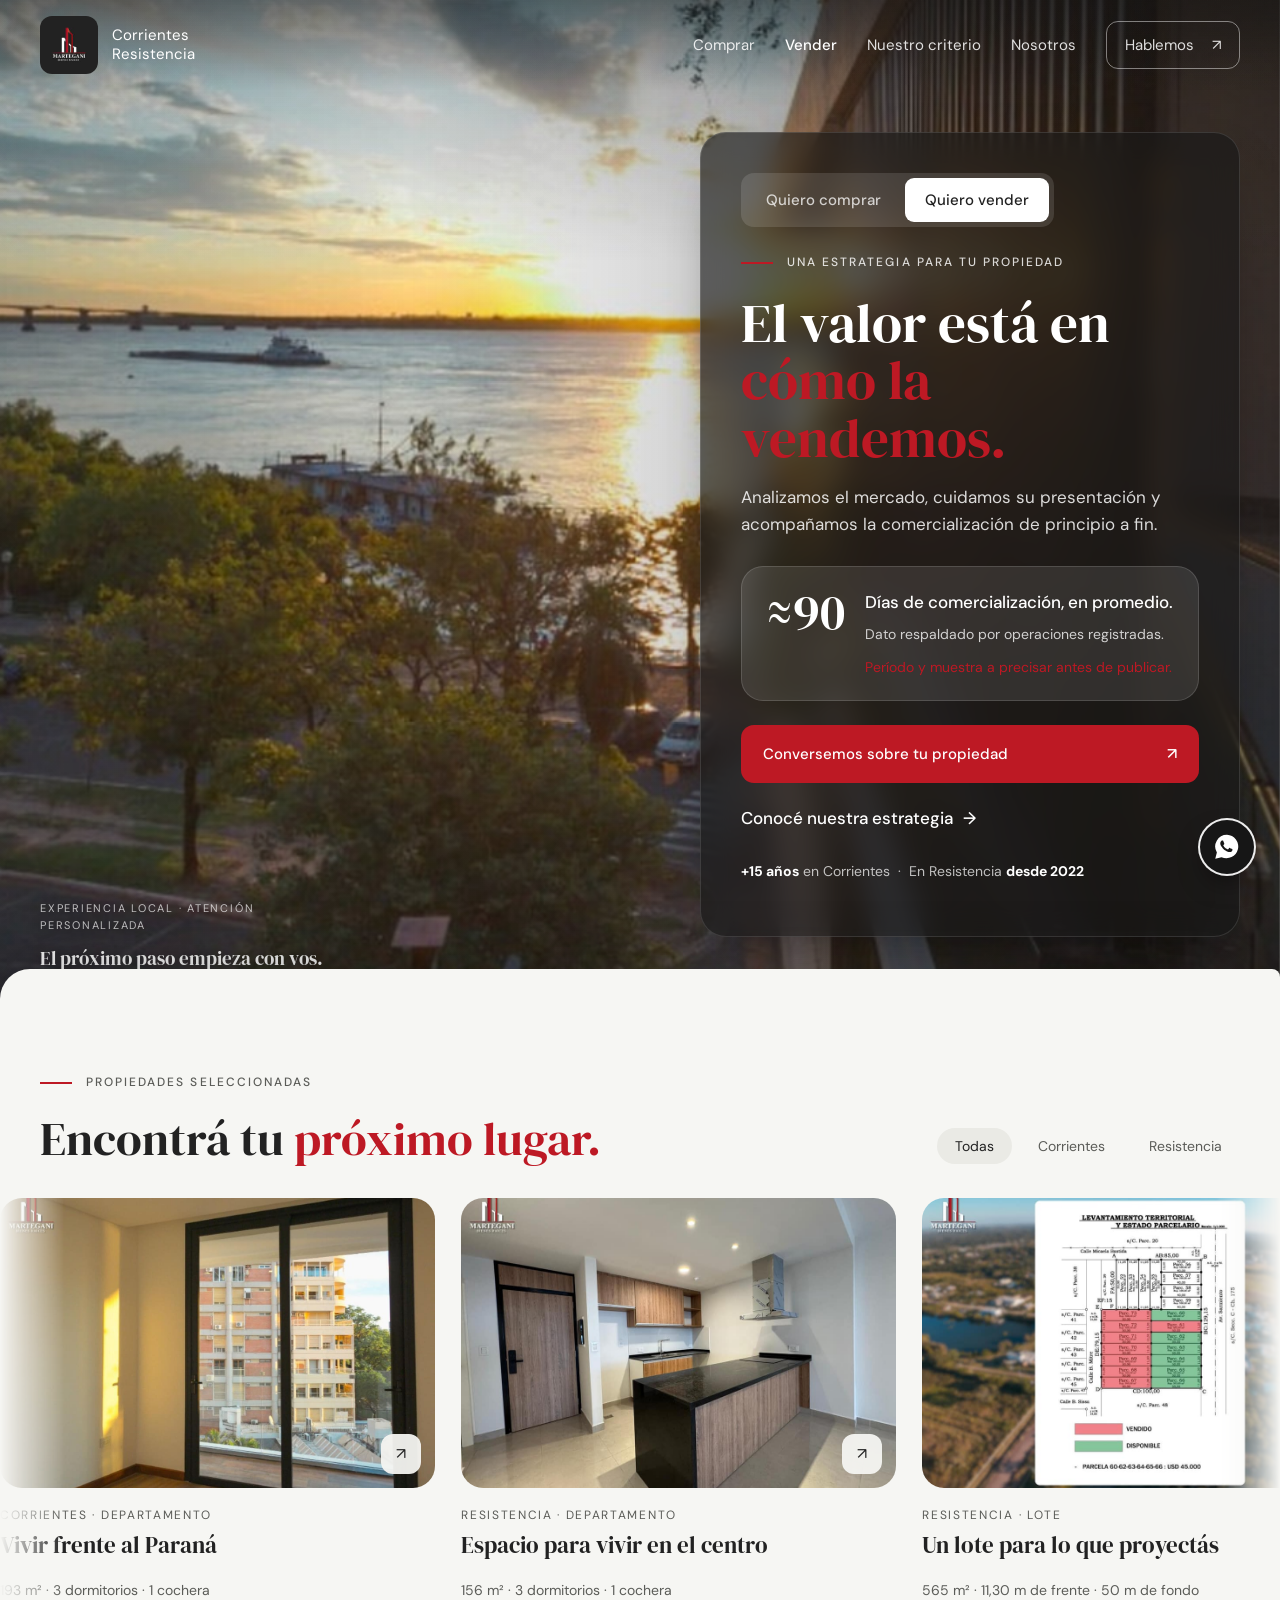
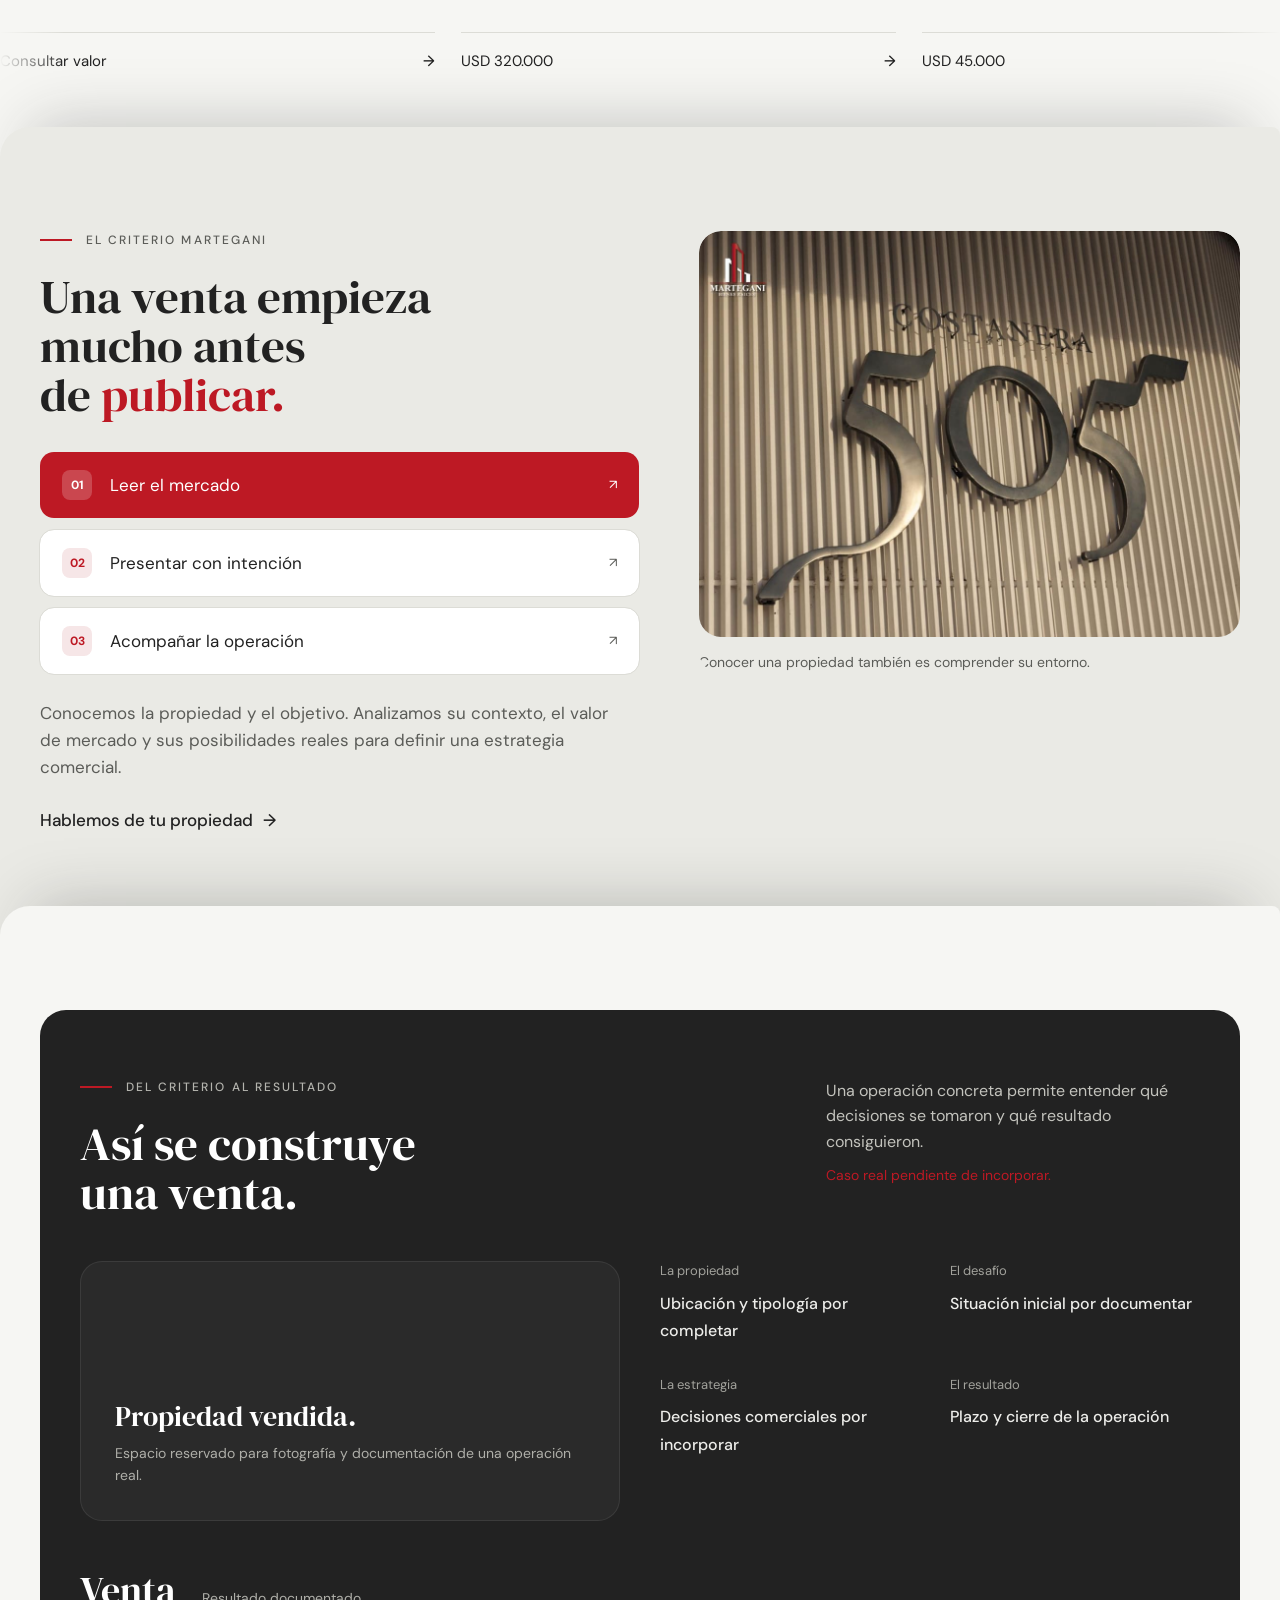
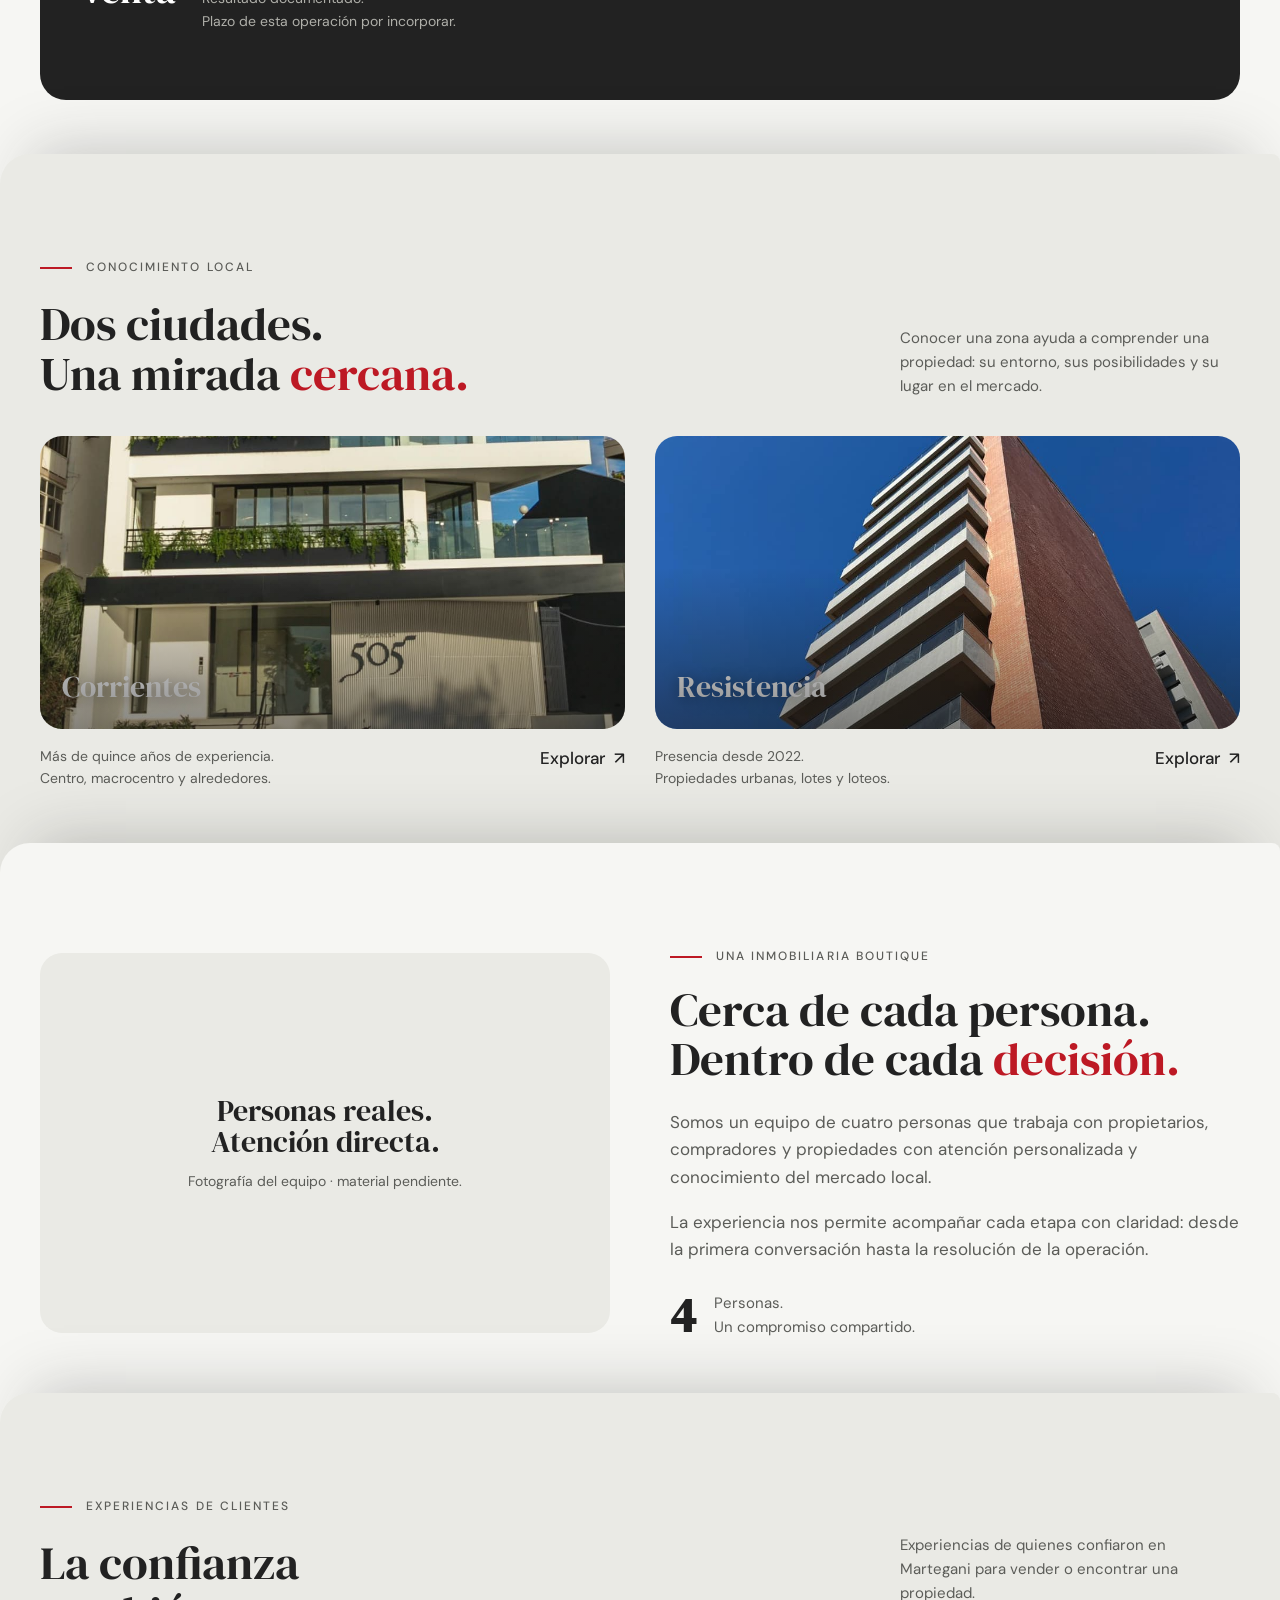
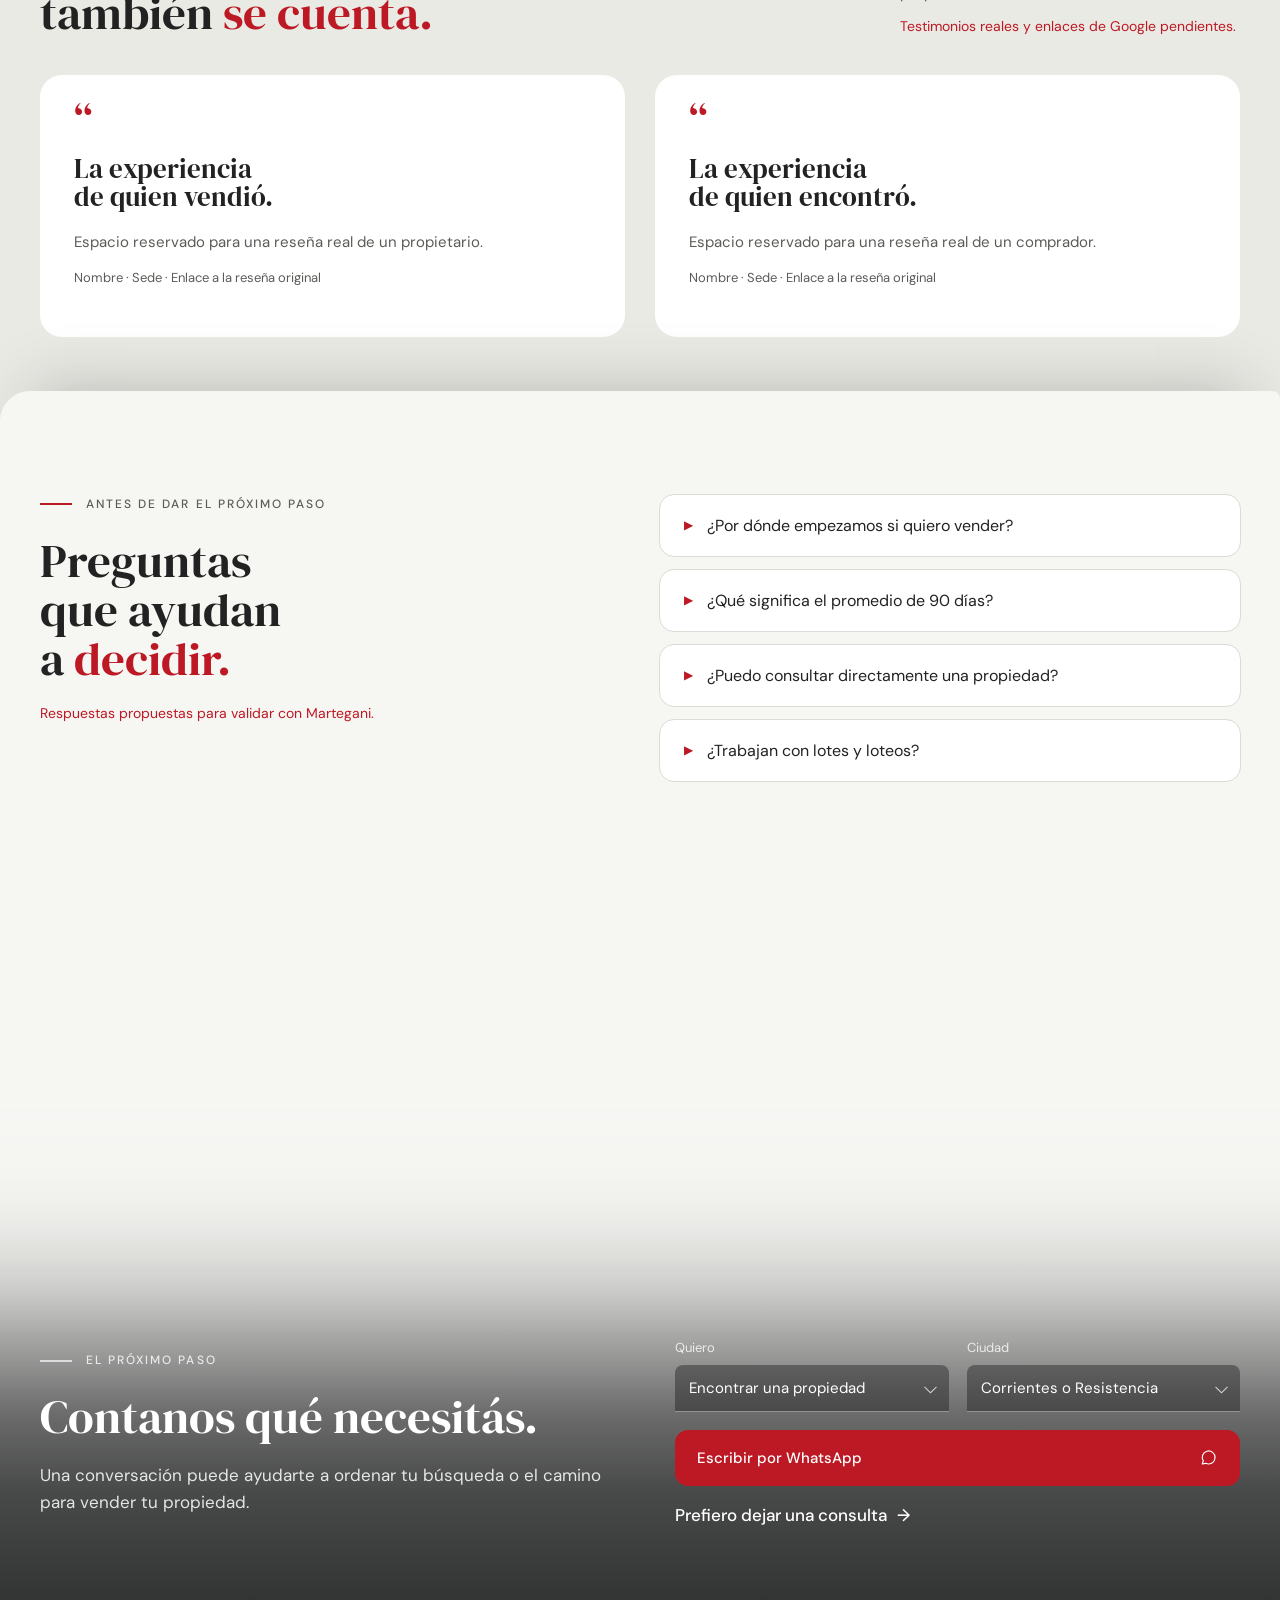
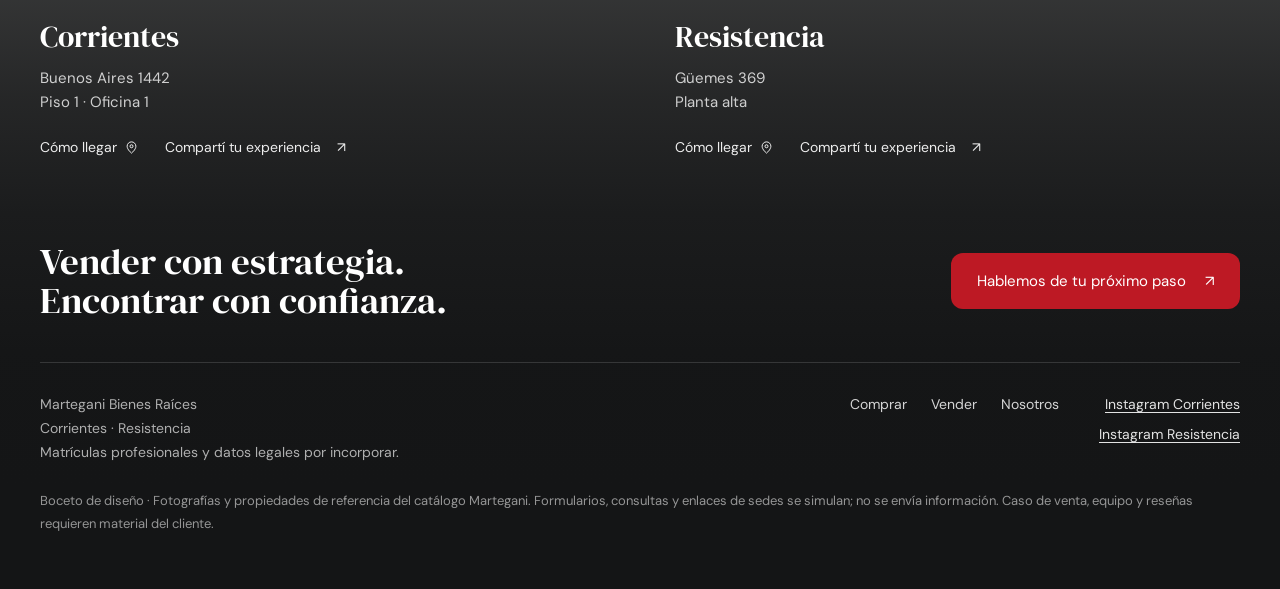
<file: vender.html>
<!DOCTYPE html>
<html lang="es">
<head>
<meta charset="UTF-8">
<meta name="viewport" content="width=device-width, initial-scale=1.0">
<title>Vender · Martegani Bienes Raíces</title>
<meta name="description" content="Vendé tu propiedad con estrategia en Corrientes y Resistencia. Analizamos el mercado y acompañamos la comercialización de principio a fin.">
<link rel="icon" type="image/jpeg" href="img/logo-martegani.jpg">
<link rel="preconnect" href="https://fonts.googleapis.com">
<link rel="preconnect" href="https://fonts.gstatic.com" crossorigin>
<link href="https://fonts.googleapis.com/css2?family=DM+Sans:ital,opsz,wght@0,9..40,400;0,9..40,500;0,9..40,700;1,9..40,400&family=DM+Serif+Display:ital@0;1&display=swap" rel="stylesheet">
<link rel="stylesheet" href="css/styles.css">
</head>
<body>

<!-- ===================== HEADER ===================== -->
<header class="site-header">
  <div class="header-inner">
    <a class="brand" href="index.html" aria-label="Martegani Bienes Raíces — Inicio">
      <img class="brand__logo" src="img/logo-martegani.jpg" alt="Martegani Bienes Raíces">
      <span class="brand__text"><span>Corrientes</span><span>Resistencia</span></span>
    </a>
    <nav class="nav" id="nav">
      <a href="comprar.html">Comprar</a>
      <a class="is-active" href="vender.html">Vender</a>
      <a href="#criterio">Nuestro criterio</a>
      <a href="#nosotros">Nosotros</a>
      <a class="nav__cta diag" href="#contacto">Hablemos</a>
    </nav>
    <button class="menu-toggle" aria-label="Abrir menú" aria-expanded="false" aria-controls="nav"><span></span></button>
  </div>
</header>

<!-- ===================== HERO / APERTURA (general) ===================== -->
<section class="hero">
  <div class="hero__bg"><img src="img/hero-costanera.jpg" alt="Costanera de Corrientes" fetchpriority="high"></div>
  <div class="hero__scrim"></div>
  <div class="hero__caption"><span>Experiencia local · Atención personalizada</span>El próximo paso empieza con vos.</div>
  <div class="wrap hero__inner">
    <div class="hero__panel">
      <div class="hero__toggle">
        <a href="comprar.html">Quiero comprar</a>
        <a class="is-active" href="vender.html">Quiero vender</a>
      </div>
      <p class="eyebrow">Una estrategia para tu propiedad</p>
      <h1 class="hero__title">El valor está en <span class="wine">cómo la vendemos.</span></h1>
      <p class="hero__sub">Analizamos el mercado, cuidamos su presentación y acompañamos la comercialización de principio a fin.</p>

      <div class="stat">
        <div class="stat__num">&#8776;90</div>
        <div class="stat__body">
          <b>Días de comercialización, en promedio.</b>
          <span>Dato respaldado por operaciones registradas.</span>
          <span class="note">Período y muestra a precisar antes de publicar.</span>
        </div>
      </div>

      <a class="btn btn--wine" href="#contacto" style="width:100%;justify-content:space-between">Conversemos sobre tu propiedad <span class="ico">↗</span></a>
      <a class="hero__secondary arrow" href="#criterio" style="margin-top:22px">Conocé nuestra estrategia</a>
      <p class="hero__meta"><b>+15 años</b> en Corrientes &nbsp;·&nbsp; En Resistencia <b>desde 2022</b></p>
    </div>
  </div>
</section>

<main>
<!-- ===================== PROPIEDADES (carrusel que se mueve con el scroll) ===================== -->
<section class="section reveal reveal--overlap props-pin" id="propiedades">
  <div class="wrap">
    <div class="props-head">
      <div>
        <p class="eyebrow">Propiedades seleccionadas</p>
        <h2 class="h-xl">Encontrá tu <span class="wine">próximo lugar.</span></h2>
      </div>
      <div class="filters">
        <button class="chip is-active" data-filter="todas">Todas</button>
        <button class="chip" data-filter="corrientes">Corrientes</button>
        <button class="chip" data-filter="resistencia">Resistencia</button>
      </div>
    </div>
  </div>

  <div class="props-viewport">
    <div class="props-track" data-props-track>
      <article class="card" data-city="corrientes">
        <div class="card__media"><img src="img/prop-1.jpg" alt="Departamento con vista al Paraná"><a class="card__pin" href="#contacto" aria-label="Ver propiedad">↗</a></div>
        <p class="card__label">Corrientes · Departamento</p>
        <h3 class="card__title">Vivir frente al Paraná</h3>
        <p class="card__specs">193 m² · 3 dormitorios · 1 cochera</p>
        <div class="card__foot"><span>Consultar valor</span><a href="#contacto" class="link-arrow arrow" aria-label="Consultar"></a></div>
      </article>
      <article class="card" data-city="resistencia">
        <div class="card__media"><img src="img/prop-2.jpg" alt="Departamento en el centro de Resistencia"><a class="card__pin" href="#contacto" aria-label="Ver propiedad">↗</a></div>
        <p class="card__label">Resistencia · Departamento</p>
        <h3 class="card__title">Espacio para vivir en el centro</h3>
        <p class="card__specs">156 m² · 3 dormitorios · 1 cochera</p>
        <div class="card__foot"><span>USD 320.000</span><a href="#contacto" class="link-arrow arrow" aria-label="Consultar"></a></div>
      </article>
      <article class="card" data-city="resistencia">
        <div class="card__media"><img src="img/prop-3.jpg" alt="Lote — levantamiento territorial"><a class="card__pin" href="#contacto" aria-label="Ver propiedad">↗</a></div>
        <p class="card__label">Resistencia · Lote</p>
        <h3 class="card__title">Un lote para lo que proyectás</h3>
        <p class="card__specs">565 m² · 11,30 m de frente · 50 m de fondo</p>
        <div class="card__foot"><span>USD 45.000</span><a href="#contacto" class="link-arrow arrow" aria-label="Consultar"></a></div>
      </article>
      <a class="pcard-cta" href="#contacto">
        <h3>Ver toda<br>la muestra</h3>
        <span>Contanos qué estás buscando y te mostramos las opciones que encajan.</span>
        <span class="mark">↗</span>
      </a>
    </div>
  </div>
</section>

<!-- ===================== CRITERIO / MÉTODO ===================== -->
<section class="section reveal reveal--overlap reveal--alt" id="criterio" data-motion="method">
  <div class="wrap criterio criterio__grid">
    <div>
      <p class="eyebrow">El criterio Martegani</p>
      <h2 class="h-xl">Una venta empieza<br>mucho antes<br>de <span class="wine">publicar.</span></h2>
      <div class="steps">
        <button class="step is-active"
          data-text="Conocemos la propiedad y el objetivo. Analizamos su contexto, el valor de mercado y sus posibilidades reales para definir una estrategia comercial."
          data-img="img/criterio-505.jpg" data-cap="Conocer una propiedad también es comprender su entorno.">
          <span class="step__n">01</span><span class="step__t">Leer el mercado</span><span class="ic">↗</span></button>
        <button class="step"
          data-text="Cuidamos las imágenes, la descripción y la comunicación. Definimos cómo presentar la propiedad y dónde conectarla con potenciales compradores."
          data-img="img/prop-1.jpg" data-cap="La presentación define cómo se percibe una propiedad.">
          <span class="step__n">02</span><span class="step__t">Presentar con intención</span><span class="ic">↗</span></button>
        <button class="step"
          data-text="Acompañamos consultas, visitas y conversaciones. El seguimiento cercano permite evaluar lo que sucede y tomar decisiones durante la comercialización."
          data-img="img/ciudad-corrientes.jpg" data-cap="El seguimiento cercano sostiene cada etapa de la operación.">
          <span class="step__n">03</span><span class="step__t">Acompañar la operación</span><span class="ic">↗</span></button>
      </div>
      <p class="lead" data-step-text>Conocemos la propiedad y el objetivo. Analizamos su contexto, el valor de mercado y sus posibilidades reales para definir una estrategia comercial.</p>
      <p style="margin-top:26px"><a class="link-arrow arrow" href="#contacto">Hablemos de tu propiedad</a></p>
    </div>
    <figure class="criterio__media">
      <div style="border-radius:var(--radius-lg);overflow:hidden"><img src="img/criterio-505.jpg" alt="Propiedad de referencia · Costanera 505" data-step-img></div>
      <figcaption data-step-cap>Conocer una propiedad también es comprender su entorno.</figcaption>
    </figure>
  </div>
</section>

<!-- ===================== CASO DE VENTA (oscuro) ===================== -->
<section class="section reveal reveal--overlap">
  <div class="wrap">
    <div class="dark">
      <div class="dark__top">
        <div>
          <p class="eyebrow">Del criterio al resultado</p>
          <h2 class="h-xl">Así se construye<br>una venta.</h2>
        </div>
        <div class="dark__intro">
          Una operación concreta permite entender qué decisiones se tomaron y qué resultado consiguieron.
          <span class="note">Caso real pendiente de incorporar.</span>
        </div>
      </div>
      <div class="dark__body">
        <div class="sold">
          <h3>Propiedad vendida.</h3>
          <p>Espacio reservado para fotografía y documentación de una operación real.</p>
        </div>
        <div class="facts">
          <div class="fact"><span>La propiedad</span><b>Ubicación y tipología por completar</b></div>
          <div class="fact"><span>El desafío</span><b>Situación inicial por documentar</b></div>
          <div class="fact"><span>La estrategia</span><b>Decisiones comerciales por incorporar</b></div>
          <div class="fact"><span>El resultado</span><b>Plazo y cierre de la operación</b></div>
        </div>
        <div class="dark__sum">
          <h3>Venta</h3>
          <p>Resultado documentado.<br>Plazo de esta operación por incorporar.</p>
        </div>
      </div>
    </div>
  </div>
</section>

<!-- ===================== DOS CIUDADES ===================== -->
<section class="section reveal reveal--overlap reveal--alt" id="territorio" data-motion="territory">
  <div class="wrap">
    <div class="sec-head">
      <div>
        <p class="eyebrow">Conocimiento local</p>
        <h2 class="h-xl">Dos ciudades.<br>Una mirada <span class="wine">cercana.</span></h2>
      </div>
      <div class="sec-head__intro">Conocer una zona ayuda a comprender una propiedad: su entorno, sus posibilidades y su lugar en el mercado.</div>
    </div>
    <div class="cities">
      <div class="city">
        <div class="city__media"><img src="img/ciudad-corrientes.jpg" alt="Corrientes"><span class="city__name">Corrientes</span></div>
        <div class="city__foot">
          <p>Más de quince años de experiencia.<br>Centro, macrocentro y alrededores.</p>
          <a class="link-arrow diag" href="#contacto">Explorar</a>
        </div>
      </div>
      <div class="city">
        <div class="city__media"><img src="img/ciudad-resistencia.jpg" alt="Resistencia"><span class="city__name">Resistencia</span></div>
        <div class="city__foot">
          <p>Presencia desde 2022.<br>Propiedades urbanas, lotes y loteos.</p>
          <a class="link-arrow diag" href="#contacto">Explorar</a>
        </div>
      </div>
    </div>
  </div>
</section>

<!-- ===================== BOUTIQUE / EQUIPO ===================== -->
<section class="section reveal reveal--overlap" id="nosotros">
  <div class="wrap boutique">
    <div class="placeholder">
      <h3 class="h-lg">Personas reales.<br>Atención directa.</h3>
      <p>Fotografía del equipo · material pendiente.</p>
    </div>
    <div class="boutique__body">
      <p class="eyebrow">Una inmobiliaria boutique</p>
      <h2 class="h-xl">Cerca de cada persona.<br>Dentro de cada <span class="wine">decisión.</span></h2>
      <div style="margin-top:26px">
        <p>Somos un equipo de cuatro personas que trabaja con propietarios, compradores y propiedades con atención personalizada y conocimiento del mercado local.</p>
        <p>La experiencia nos permite acompañar cada etapa con claridad: desde la primera conversación hasta la resolución de la operación.</p>
      </div>
      <div class="counter"><b>4</b><span>Personas.<br>Un compromiso compartido.</span></div>
    </div>
  </div>
</section>

<!-- ===================== TESTIMONIOS ===================== -->
<section class="section reveal reveal--overlap reveal--alt" data-motion="testimonials">
  <div class="wrap">
    <div class="sec-head">
      <div>
        <p class="eyebrow">Experiencias de clientes</p>
        <h2 class="h-xl">La confianza<br>también <span class="wine">se cuenta.</span></h2>
      </div>
      <div class="sec-head__intro">
        Experiencias de quienes confiaron en Martegani para vender o encontrar una propiedad.
        <span class="note">Testimonios reales y enlaces de Google pendientes.</span>
      </div>
    </div>
    <div class="quotes">
      <div class="quote">
        <span class="quote__mark">&#8220;</span>
        <h3>La experiencia<br>de quien vendió.</h3>
        <p>Espacio reservado para una reseña real de un propietario.</p>
        <p class="src">Nombre · Sede · Enlace a la reseña original</p>
      </div>
      <div class="quote">
        <span class="quote__mark">&#8220;</span>
        <h3>La experiencia<br>de quien encontró.</h3>
        <p>Espacio reservado para una reseña real de un comprador.</p>
        <p class="src">Nombre · Sede · Enlace a la reseña original</p>
      </div>
    </div>
  </div>
</section>

<!-- ===================== FAQ ===================== -->
<section class="section reveal reveal--overlap">
  <div class="wrap">
    <div class="faq__grid">
      <div>
        <p class="eyebrow">Antes de dar el próximo paso</p>
        <h2 class="h-xl">Preguntas<br>que ayudan<br>a <span class="wine">decidir.</span></h2>
        <p class="note" style="margin-top:18px">Respuestas propuestas para validar con Martegani.</p>
      </div>
      <div class="faq__list">
        <div class="faq__item">
          <button class="faq__q" aria-expanded="false"><span class="caret">▶</span> ¿Por dónde empezamos si quiero vender?</button>
          <div class="faq__a"><p>Por una conversación sobre tu propiedad y tu objetivo. A partir de allí, analizamos el contexto del mercado y las posibilidades de comercialización para definir el próximo paso.</p></div>
        </div>
        <div class="faq__item">
          <button class="faq__q" aria-expanded="false"><span class="caret">▶</span> ¿Qué significa el promedio de 90 días?</button>
          <div class="faq__a"><p>Es una referencia histórica respaldada por operaciones registradas, no una garantía para cada propiedad. El plazo depende del inmueble, su precio y las condiciones del mercado.</p></div>
        </div>
        <div class="faq__item">
          <button class="faq__q" aria-expanded="false"><span class="caret">▶</span> ¿Puedo consultar directamente una propiedad?</button>
          <div class="faq__a"><p>Sí. Cada ficha permite iniciar una consulta que identifica la propiedad que te interesa, para conversar sobre sus características y coordinar los siguientes pasos.</p></div>
        </div>
        <div class="faq__item">
          <button class="faq__q" aria-expanded="false"><span class="caret">▶</span> ¿Trabajan con lotes y loteos?</button>
          <div class="faq__a"><p>Sí. Además de propiedades urbanas en Corrientes y Resistencia, Martegani comercializa lotes y loteos en sus alrededores.</p></div>
        </div>
      </div>
    </div>
  </div>
</section>
</main>

<!-- ===================== CIERRE: contacto + sedes + footer ===================== -->
<section class="closing" id="contacto">
  <div class="closing__backdrop" aria-hidden="true"><img src="img/cierre-panoramica.jpg" alt="" width="1000" height="750"></div>
  <div class="closing__seam" aria-hidden="true"></div>
  <div class="closing__inner" data-wa-scope>

    <div class="next__top">
      <div>
        <p class="eyebrow">El próximo paso</p>
        <h2 class="h-xl">Contanos qué necesitás.</h2>
        <p class="lead" style="margin-top:20px">Una conversación puede ayudarte a ordenar tu búsqueda o el camino para vender tu propiedad.</p>
      </div>
      <div class="next__form">
        <div class="search__row">
          <div class="field">
            <label for="quiero">Quiero</label>
            <div class="select"><select id="quiero" name="quiero">
              <option>Encontrar una propiedad</option>
              <option>Vender una propiedad</option>
              <option>Hacer una consulta</option>
            </select></div>
          </div>
          <div class="field">
            <label for="ciudad-wa">Ciudad</label>
            <div class="select"><select id="ciudad-wa" name="ciudad-wa">
              <option>Corrientes o Resistencia</option>
              <option>Corrientes</option>
              <option>Resistencia</option>
            </select></div>
          </div>
        </div>
        <a class="btn btn--wine" data-whatsapp href="#" target="_blank" rel="noopener">
          Escribir por WhatsApp
          <svg width="18" height="18" viewBox="0 0 24 24" fill="none" aria-hidden="true"><path d="M20 11.5a8.38 8.38 0 0 1-8.5 8.5 8.5 8.5 0 0 1-3.8-.9L3 20l1.4-4.2A8.5 8.5 0 1 1 20 11.5Z" stroke="#fff" stroke-width="1.6" stroke-linecap="round" stroke-linejoin="round"/></svg>
        </a>
        <p class="after"><a class="link-arrow arrow" href="#contacto">Prefiero dejar una consulta</a></p>
      </div>
    </div>

    <div class="branches">
      <div class="branch">
        <h3>Corrientes</h3>
        <address>Buenos Aires 1442<br>Piso 1 · Oficina 1</address>
        <div class="branch__links">
          <a href="https://maps.google.com/?q=Buenos+Aires+1442+Corrientes" target="_blank" rel="noopener">Cómo llegar
            <svg width="15" height="15" viewBox="0 0 24 24" fill="none" aria-hidden="true"><path d="M12 21s7-5.6 7-11a7 7 0 1 0-14 0c0 5.4 7 11 7 11Z" stroke="currentColor" stroke-width="1.6"/><circle cx="12" cy="10" r="2.4" stroke="currentColor" stroke-width="1.6"/></svg>
          </a>
          <a class="diag" href="#contacto">Compartí tu experiencia</a>
        </div>
      </div>
      <div class="branch">
        <h3>Resistencia</h3>
        <address>Güemes 369<br>Planta alta</address>
        <div class="branch__links">
          <a href="https://maps.google.com/?q=Güemes+369+Resistencia" target="_blank" rel="noopener">Cómo llegar
            <svg width="15" height="15" viewBox="0 0 24 24" fill="none" aria-hidden="true"><path d="M12 21s7-5.6 7-11a7 7 0 1 0-14 0c0 5.4 7 11 7 11Z" stroke="currentColor" stroke-width="1.6"/><circle cx="12" cy="10" r="2.4" stroke="currentColor" stroke-width="1.6"/></svg>
          </a>
          <a class="diag" href="#contacto">Compartí tu experiencia</a>
        </div>
      </div>
    </div>

    <div class="closing__footer">
      <div class="footer__top">
        <h2>Vender con estrategia.<br>Encontrar con confianza.</h2>
        <a class="footer__cta diag" href="#contacto">Hablemos de tu próximo paso</a>
      </div>
      <div class="footer__grid">
        <div class="footer__brand"><p>Martegani Bienes Raíces<br>Corrientes · Resistencia<br>Matrículas profesionales y datos legales por incorporar.</p></div>
        <nav class="footer__nav">
          <a href="comprar.html">Comprar</a>
          <a href="vender.html">Vender</a>
          <a href="#nosotros">Nosotros</a>
        </nav>
        <div class="footer__social">
          <a href="#">Instagram Corrientes</a>
          <a href="#">Instagram Resistencia</a>
        </div>
      </div>
      <p class="footer__legal">Boceto de diseño · Fotografías y propiedades de referencia del catálogo Martegani. Formularios, consultas y enlaces de sedes se simulan; no se envía información. Caso de venta, equipo y reseñas requieren material del cliente.</p>
    </div>

  </div>
</section>

<!-- Botón flotante de WhatsApp -->
<a class="wa-float" href="#" target="_blank" rel="noopener" aria-label="Escribir por WhatsApp" title="Escribir por WhatsApp" data-whatsapp-float>
  <svg viewBox="0 0 24 24" aria-hidden="true">
    <path fill="#fff" d="M12 2.2a9.4 9.4 0 0 0-8.1 14.2L2.6 21.4l5-1.3A9.4 9.4 0 1 0 12 2.2Z"/>
    <path fill="#161616" d="M9.1 7.3c-.18-.4-.37-.4-.55-.41-.14 0-.3-.01-.46-.01-.16 0-.42.06-.64.3-.22.24-.84.82-.84 2s.86 2.32.98 2.48c.12.16 1.66 2.66 4.1 3.73 2.03.88 2.44.7 2.88.66.44-.04 1.42-.58 1.62-1.14.2-.56.2-1.04.14-1.14-.06-.1-.22-.16-.46-.28-.24-.12-1.42-.7-1.64-.78-.22-.08-.38-.12-.54.12-.16.24-.62.78-.76.94-.14.16-.28.18-.52.06-.24-.12-1.02-.38-1.94-1.2-.72-.64-1.2-1.43-1.34-1.67-.14-.24-.01-.37.1-.49.11-.11.24-.28.36-.42.12-.14.16-.24.24-.4.08-.16.04-.3-.02-.42-.06-.12-.53-1.3-.74-1.78Z"/>
  </svg>
</a>

<script src="js/main.js"></script>
</body>
</html>
</file>
<file: css/styles.css>
/* =========================================================
   MARTEGANI BIENES RAÍCES — hoja de estilos (versión 05)
   Dirección estratégica y de arte: Gular · 14/10/2026
   ========================================================= */

/* ---------- Tokens ---------- */
:root{
  /* Paleta basada en los colores EXACTOS del logo:
     gris/negro #222222 · rojo #BD1924 · blanco #F8FAF9 (tono neutro) */
  --bg:#F6F6F3;            /* fondo claro (casi blanco neutro) */
  --ink:#222222;           /* texto principal = gris del logo */
  --ink-soft:#5B5C58;      /* texto secundario */
  --line:#DCDCD6;          /* separadores */
  --bg-alt:#EAEAE5;        /* fondo secundario (gris claro neutro) */
  --dark:#222222;          /* secciones oscuras = gris del logo */
  --close:#141516;         /* plano final del cierre (gris más profundo) */
  --sky:#dfeaf2;           /* cielo del cierre */
  --wine:#BD1924;          /* rojo de acción = rojo del logo */
  --wine-dark:#9C1520;     /* hover */
  --wine-light:#BD1924;    /* mismo rojo del logo (unificado) */
  --wine-tint:#F6E6E7;     /* fondo rojo tenue */

  --radius:16px;
  --radius-lg:22px;
  --radius-xl:26px;
  --maxw:1320px;
  --gutter:40px;
  --serif:"DM Serif Display", Georgia, "Times New Roman", serif;
  --sans:"DM Sans", system-ui, -apple-system, "Segoe UI", Roboto, Arial, sans-serif;
  --shadow:0 20px 44px -26px rgba(34,35,33,.4);
  --ease:cubic-bezier(.22,.61,.36,1);
}

/* ---------- Reset ---------- */
*,*::before,*::after{box-sizing:border-box}
html{scroll-behavior:smooth;-webkit-text-size-adjust:100%;overflow-x:clip}
body{
  margin:0;font-family:var(--sans);background:var(--bg);color:var(--ink);
  font-size:17px;line-height:1.6;-webkit-font-smoothing:antialiased;overflow-x:clip;
}
img{max-width:100%;display:block}
a{color:inherit;text-decoration:none}
button{font-family:inherit;cursor:pointer;border:none;background:none;color:inherit}
select{font-family:inherit}

/* ---------- Utilidades ---------- */
.wrap{max-width:var(--maxw);margin:0 auto;padding:0 var(--gutter)}
.wine{color:var(--wine)}
.section{padding:92px 0}
.section--tight{padding:64px 0}

.eyebrow{
  display:flex;align-items:center;gap:14px;
  font-size:12px;font-weight:500;letter-spacing:.17em;text-transform:uppercase;
  color:var(--ink-soft);margin:0 0 22px;
}
.eyebrow::before{content:"";width:32px;height:2px;background:var(--wine);display:block;flex:none}

h1,h2,h3{font-family:var(--serif);font-weight:400;color:var(--ink);margin:0;line-height:1.05}
.h-xl{font-size:clamp(32px,4.3vw,47px)}
.h-lg{font-size:clamp(25px,2.8vw,37px)}
.lead{color:var(--ink-soft);font-size:17px;max-width:48ch}
.note{color:var(--wine);font-size:14px}
.muted{color:var(--ink-soft)}
.tiny{font-size:13px;color:var(--ink-soft)}

.arrow::after{content:"→";margin-left:10px;display:inline-block;transition:transform .25s}
.arrow:hover::after{transform:translateX(4px)}
.diag::after{content:"↗";margin-left:9px;display:inline-block;transition:transform .25s}
.diag:hover::after{transform:translate(3px,-3px)}
.link-arrow{display:inline-flex;align-items:center;font-weight:500;color:var(--ink)}

/* ---------- Botones ---------- */
.btn{
  display:inline-flex;align-items:center;justify-content:space-between;gap:16px;
  padding:16px 22px;border-radius:13px;font-weight:500;font-size:15px;
  transition:background .2s,color .2s,transform .2s;
}
.btn--wine{background:var(--wine);color:#fff}
.btn--wine:hover{background:var(--wine-dark)}
.btn--soft{background:var(--bg-alt);color:var(--ink)}
.btn--soft:hover{background:#e0e0da}
.btn .ico{font-size:16px}

/* =========================================================
   HEADER (se superpone al hero; sólido al bajar)
   ========================================================= */
.site-header{position:fixed;top:0;left:0;right:0;z-index:60;transition:background .3s,border-color .3s,box-shadow .3s}
.site-header::before{content:"";position:absolute;inset:0;background:linear-gradient(180deg,rgba(20,20,20,.42),rgba(20,20,20,0));opacity:1;transition:opacity .3s;pointer-events:none}
.header-inner{display:flex;align-items:center;justify-content:space-between;gap:24px;padding:16px var(--gutter);max-width:var(--maxw);margin:0 auto;position:relative}
.brand{display:flex;align-items:center;gap:14px}
.brand__logo{width:58px;height:58px;border-radius:12px;flex:none;object-fit:contain}
.brand__text{font-size:15px;line-height:1.3;color:#fff;transition:color .3s}
.brand__text span{display:block}

.nav{display:flex;align-items:center;gap:30px}
.nav a{font-size:15px;color:rgba(255,255,255,.86);transition:color .2s}
.nav a:hover{color:#fff}
.nav a.is-active{color:#fff;font-weight:500}
.nav__cta{display:inline-flex;align-items:center;gap:9px;border:1px solid rgba(255,255,255,.45);color:#fff;padding:11px 18px;border-radius:12px;font-size:15px;transition:background .2s,border-color .2s}
.nav__cta:hover{background:rgba(255,255,255,.12)}

/* estado sólido (al bajar del hero): barra "fumé" (gris ahumado) */
.site-header.is-stuck{background:rgba(208,207,201,.9);backdrop-filter:saturate(1.1) blur(12px);border-bottom:1px solid rgba(34,34,34,.12)}
.site-header.is-stuck::before{opacity:0}
.site-header.is-stuck .brand__text{color:var(--ink)}
.site-header.is-stuck .nav a{color:#4c4d49}
.site-header.is-stuck .nav a:hover{color:var(--ink)}
.site-header.is-stuck .nav a.is-active{color:var(--wine)}
.site-header.is-stuck .nav__cta{border-color:var(--line);color:var(--ink)}
.site-header.is-stuck .nav__cta:hover{background:var(--bg-alt)}
.site-header.is-stuck .menu-toggle span,
.site-header.is-stuck .menu-toggle span::before,
.site-header.is-stuck .menu-toggle span::after{background:var(--ink)}

/* Botón flotante de WhatsApp (blanco y negro) */
.wa-float{
  position:fixed;right:24px;bottom:24px;z-index:70;
  width:58px;height:58px;border-radius:50%;
  background:#161616;color:#fff;
  display:flex;align-items:center;justify-content:center;
  border:2px solid rgba(255,255,255,.92);
  box-shadow:0 12px 26px -8px rgba(0,0,0,.5);
  transition:transform .2s var(--ease),box-shadow .2s;
}
.wa-float:hover{transform:translateY(-3px);box-shadow:0 16px 30px -8px rgba(0,0,0,.55)}
.wa-float:active{transform:translateY(-1px)}
.wa-float svg{width:30px;height:30px;display:block}
@media (max-width:980px){.wa-float{right:16px;bottom:16px;width:54px;height:54px}.wa-float svg{width:28px;height:28px}}

.menu-toggle{display:none;width:46px;height:46px;border-radius:12px;background:rgba(255,255,255,.14);border:1px solid rgba(255,255,255,.4);align-items:center;justify-content:center}
.menu-toggle span,.menu-toggle span::before,.menu-toggle span::after{content:"";display:block;width:20px;height:2px;background:#fff;transition:.25s;position:relative}
.menu-toggle span::before{position:absolute;top:-6px}
.menu-toggle span::after{position:absolute;top:6px}
body.menu-open .menu-toggle span{background:transparent}
body.menu-open .menu-toggle span::before{top:0;transform:rotate(45deg)}
body.menu-open .menu-toggle span::after{top:0;transform:rotate(-45deg)}

/* =========================================================
   HERO / APERTURA (foto territorial a fondo completo + glass)
   ========================================================= */
.hero{position:relative;min-height:100vh;display:flex;align-items:center;padding:132px 0 70px;overflow:hidden}
.hero__bg{position:absolute;inset:-30% 0;z-index:-2;will-change:transform}
.hero__bg img{width:100%;height:100%;object-fit:cover;object-position:center 42%}
.hero__scrim{position:absolute;inset:0;z-index:-1;background:
  linear-gradient(90deg,rgba(20,20,20,.12) 0%,rgba(20,20,20,0) 32%,rgba(20,20,20,.28) 72%,rgba(20,20,20,.5) 100%),
  linear-gradient(180deg,rgba(20,20,20,.30),rgba(20,20,20,0) 26%)}
.hero__caption{position:absolute;left:var(--gutter);bottom:34px;color:rgba(255,255,255,.9);font-family:var(--serif);font-size:19px;max-width:300px;text-shadow:0 2px 12px rgba(0,0,0,.4)}
.hero__caption span{display:block;font-family:var(--sans);font-size:11px;letter-spacing:.16em;text-transform:uppercase;color:rgba(255,255,255,.7);margin-bottom:8px}

.hero__inner{width:100%;display:flex;justify-content:flex-end}
.hero__panel{
  width:min(540px,100%);background:rgba(24,24,24,.64);backdrop-filter:blur(14px) saturate(1.1);
  border:1px solid rgba(255,255,255,.12);border-radius:var(--radius-xl);padding:40px;color:#fff;
  box-shadow:0 30px 60px -30px rgba(0,0,0,.6);
}
.hero__panel .eyebrow{color:rgba(255,255,255,.82)}
.hero__panel .eyebrow::before{background:var(--wine)}
.hero__title{font-family:var(--serif);font-size:clamp(36px,4.3vw,60px);line-height:1.04;color:#fff;margin-bottom:18px}
.hero__title .wine{color:var(--wine)}
.hero__sub{color:rgba(255,255,255,.84);font-size:17px;margin:0 0 28px;max-width:40ch}
.hero__actions{display:grid;grid-template-columns:1fr 1fr;gap:14px;margin-bottom:20px}
.hero__panel .btn--soft{background:rgba(255,255,255,.12);color:#fff;border:1px solid rgba(255,255,255,.2)}
.hero__panel .btn--soft:hover{background:rgba(255,255,255,.2)}
.hero__secondary{display:inline-flex;align-items:center;font-weight:500;color:#fff}
.hero__meta{margin-top:28px;font-size:14px;color:rgba(255,255,255,.72)}
.hero__meta b{color:#fff;font-weight:700}

/* toggle comprar / vender (dentro del panel) */
.hero__toggle{display:inline-flex;background:rgba(255,255,255,.12);border-radius:13px;padding:5px;gap:4px;margin-bottom:26px;align-self:flex-start}
.hero__toggle a{padding:10px 20px;border-radius:9px;font-size:15px;color:rgba(255,255,255,.75);font-weight:500}
.hero__toggle a.is-active{background:#fff;color:var(--ink)}

/* formulario de búsqueda en glass (comprar) */
.search{margin-bottom:22px}
.search__row{display:grid;grid-template-columns:1fr 1fr;gap:16px 18px;margin-bottom:18px}
.field{display:flex;flex-direction:column;gap:7px}
.field label{font-size:13px;color:rgba(255,255,255,.8)}
.field--onlight label{color:var(--ink-soft)}
.select{position:relative}
.select select{
  width:100%;appearance:none;color:#fff;background:rgba(20,20,20,.4);
  border:0;border-bottom:1px solid rgba(255,255,255,.4);border-radius:8px 8px 0 0;
  padding:13px 38px 13px 14px;font-size:15px;cursor:pointer;color-scheme:dark;
}
.select::after{content:"";position:absolute;right:14px;top:50%;width:9px;height:9px;border-right:1.6px solid rgba(255,255,255,.75);border-bottom:1.6px solid rgba(255,255,255,.75);transform:translateY(-70%) rotate(45deg);pointer-events:none}
.select--onlight select{color:var(--ink);background:#fff;border:1px solid var(--line);border-radius:12px}
.select--onlight::after{border-color:var(--ink-soft)}
.hero__panel .btn--wine{width:100%;justify-content:center;gap:12px}
.search__more{display:none;align-items:center;justify-content:space-between;width:100%;color:#fff;font-size:15px;padding:2px 0 16px}

/* tarjeta de estadística (vender) */
.stat{display:flex;gap:20px;align-items:flex-start;background:rgba(255,255,255,.1);border:1px solid rgba(255,255,255,.14);border-radius:var(--radius-lg);padding:22px 24px;margin-bottom:24px}
.stat__num{font-family:var(--serif);font-size:50px;line-height:.9;color:#fff}
.stat__body b{display:block;font-weight:500;margin-bottom:4px;color:#fff}
.stat__body span{color:rgba(255,255,255,.78);font-size:14px}
.stat__body .note{display:block;margin-top:8px;color:var(--wine)}

/* =========================================================
   MOVIMIENTO: entradas y superposición de secciones
   ========================================================= */
.reveal{position:relative;background:var(--bg)}
.reveal--alt{background:var(--bg-alt)}
/* Superposición: cada sección se apoya sobre la anterior (hojas apiladas). */
.reveal--overlap{margin-top:-38px;border-radius:30px 8px 0 0;padding-top:104px;z-index:1;
  box-shadow:0 -34px 60px -34px rgba(34,35,33,.26)}
@media (max-width:980px){.reveal--overlap{margin-top:-20px;border-radius:20px 6px 0 0;padding-top:70px;
  box-shadow:0 -22px 40px -26px rgba(34,35,33,.24)}}
/* Entrada de secciones: desliza el contenido al entrar en pantalla.
   Sólo se aplica con JS (.js-motion) y nunca oculta el texto (sin opacity 0). */
.js-motion .reveal > .wrap{transform:translateY(50px);transition:transform .8s var(--ease)}
.js-motion .reveal[data-motion] > .wrap{transform:translateX(50px)}
.js-motion .reveal.in > .wrap{transform:none}

/* =========================================================
   PROPIEDADES
   ========================================================= */
.sec-head{display:grid;grid-template-columns:1fr 1fr;gap:30px;align-items:end;margin-bottom:38px}
.sec-head__intro{justify-self:end;max-width:34ch;color:var(--ink-soft);font-size:15px}
.sec-head__intro .note{display:block;margin-top:10px}

.props-top{display:flex;justify-content:space-between;align-items:center;margin-bottom:26px}
.filters{display:flex;align-items:center;gap:8px}
.chip{padding:9px 18px;border-radius:999px;font-size:14px;color:var(--ink-soft);transition:.2s}
.chip.is-active{background:var(--bg-alt);color:var(--ink)}
.chip:hover{color:var(--ink)}
.see-all{align-self:start}

.cards{display:grid;grid-template-columns:repeat(3,1fr);gap:26px}
.card{display:flex;flex-direction:column}
.card__media{position:relative;border-radius:var(--radius-lg);overflow:hidden;aspect-ratio:4/3;background:var(--bg-alt)}
.card__media img{width:100%;height:100%;object-fit:cover;transition:transform .5s var(--ease)}
.card:hover .card__media img{transform:scale(1.04)}
.card__pin{position:absolute;right:14px;bottom:14px;width:40px;height:40px;border-radius:12px;background:rgba(246,246,243,.94);display:flex;align-items:center;justify-content:center;font-size:16px;color:var(--ink)}
.card__label{font-size:12px;letter-spacing:.14em;text-transform:uppercase;color:var(--ink-soft);margin:18px 0 8px}
.card__title{font-size:23px;margin-bottom:8px}
.card__specs{color:var(--ink-soft);font-size:14px}
.card__foot{display:flex;justify-content:space-between;align-items:center;margin-top:16px;padding-top:16px;border-top:1px solid var(--line);font-size:15px}
.cards-note{margin-top:26px;font-size:13px;color:var(--ink-soft)}

/* ---- Carrusel automático: corre solo en bucle continuo ---- */
.props-head{display:flex;justify-content:space-between;align-items:flex-end;gap:30px;margin-bottom:34px}
.props-viewport{overflow:hidden;
  -webkit-mask:linear-gradient(90deg,transparent,#000 5%,#000 95%,transparent);
  mask:linear-gradient(90deg,transparent,#000 5%,#000 95%,transparent)}
.props-track{display:flex;padding:0;will-change:transform}
.props-track > *{margin-right:26px;flex:none}
.props-track.is-marquee{width:max-content;animation-name:marquee;animation-timing-function:linear;animation-iteration-count:infinite}
@keyframes marquee{from{transform:translate3d(0,0,0)}to{transform:translate3d(-50%,0,0)}}
@media (hover:hover){.props-track.is-marquee:hover{animation-play-state:paused}}
.props-track .card{flex:0 0 clamp(320px,34vw,460px)}
.props-track .card__media{aspect-ratio:3/2}
.pcard-cta{flex:0 0 300px;display:flex;flex-direction:column;justify-content:center;gap:14px;
  background:var(--wine);color:#fff;border-radius:var(--radius-lg);padding:38px}
.pcard-cta h3{color:#fff;font-size:28px}
.pcard-cta span{color:rgba(255,255,255,.85);font-size:14px}
.pcard-cta .mark{font-size:22px;margin-top:auto}

/* =========================================================
   CRITERIO / MÉTODO
   ========================================================= */
.criterio__grid{display:grid;grid-template-columns:1.05fr .95fr;gap:60px;align-items:start}
.steps{margin:32px 0 26px;display:flex;flex-direction:column;gap:12px}
.step{display:flex;align-items:center;gap:18px;width:100%;text-align:left;background:var(--bg-alt);border-radius:14px;padding:18px 22px;transition:.2s}
.reveal .step{background:#fff;outline:1px solid var(--line)}
.step__n{width:30px;height:30px;border-radius:8px;background:var(--wine-tint);color:var(--wine);font-size:12px;display:flex;align-items:center;justify-content:center;flex:none;font-weight:700}
.step__t{flex:1;font-size:17px;color:var(--ink)}
.step .ic{color:var(--ink-soft)}
.step.is-active{background:var(--wine);outline:0}
.step.is-active .step__t{color:#fff}
.step.is-active .step__n{background:rgba(255,255,255,.2);color:#fff}
.step.is-active .ic{color:#fff}
.criterio__media{border-radius:var(--radius-lg);overflow:hidden}
.criterio figure{margin:0}
.criterio figcaption{font-size:14px;color:var(--ink-soft);margin-top:14px}

/* =========================================================
   CASO DE VENTA (oscuro)
   ========================================================= */
.dark{background:var(--dark);color:#ededea;border-radius:var(--radius-xl);padding:68px var(--gutter)}
.dark .eyebrow{color:#b4b4ae}
.dark h2{color:#fff}
.dark__top{display:grid;grid-template-columns:1fr 1fr;gap:40px;align-items:start;margin-bottom:44px}
.dark__intro{color:#c3c3bd;font-size:16px;max-width:34ch;justify-self:end}
.dark__intro .note{color:var(--wine);display:block;margin-top:10px}
.dark__body{display:grid;grid-template-columns:1fr 1fr;gap:40px;align-items:start}
.sold{background:rgba(255,255,255,.04);border:1px solid rgba(255,255,255,.08);border-radius:var(--radius-lg);min-height:260px;display:flex;flex-direction:column;justify-content:flex-end;padding:34px}
.sold h3{color:#fff;font-size:28px;margin-bottom:10px}
.sold p{color:#afafa9;font-size:14px;margin:0}
.facts{display:grid;grid-template-columns:1fr 1fr;gap:30px 40px}
.fact span{display:block;font-size:13px;color:#a2a29c;margin-bottom:8px}
.fact b{font-weight:500;font-size:16px;color:#ededea}
.dark__sum{grid-column:1/-1;display:flex;align-items:baseline;gap:26px;margin-top:10px}
.dark__sum h3{font-size:38px;color:#fff}
.dark__sum p{color:#afafa9;font-size:14px;margin:0}

/* =========================================================
   DOS CIUDADES
   ========================================================= */
.cities{display:grid;grid-template-columns:1fr 1fr;gap:30px}
.city__media{position:relative;border-radius:var(--radius-lg);overflow:hidden;aspect-ratio:2/1;background:var(--bg-alt)}
.city__media img{width:100%;height:100%;object-fit:cover;transition:transform .6s var(--ease)}
.city:hover .city__media img{transform:scale(1.04)}
.city__name{position:absolute;left:22px;bottom:18px;color:#fff;font-family:var(--serif);font-size:30px;text-shadow:0 2px 16px rgba(0,0,0,.5)}
.city__media::after{content:"";position:absolute;inset:0;background:linear-gradient(0deg,rgba(20,20,20,.5),rgba(20,20,20,0) 55%)}
.city__foot{display:flex;justify-content:space-between;align-items:flex-start;margin-top:16px}
.city__foot p{margin:0;color:var(--ink-soft);font-size:14px}

/* =========================================================
   BOUTIQUE / EQUIPO
   ========================================================= */
.boutique{display:grid;grid-template-columns:1fr 1fr;gap:60px;align-items:center}
.placeholder{background:var(--bg-alt);border-radius:var(--radius-lg);min-height:380px;display:flex;flex-direction:column;align-items:center;justify-content:center;text-align:center;padding:40px}
.reveal--alt .placeholder{background:#fff}
.placeholder h3{font-size:30px;margin-bottom:12px}
.placeholder p{color:var(--ink-soft);font-size:14px;margin:0}
.boutique__body p{color:var(--ink-soft);margin:0 0 18px;max-width:52ch}
.counter{display:flex;align-items:center;gap:18px;margin-top:28px}
.counter b{font-family:var(--serif);font-size:48px;line-height:1;color:var(--ink)}
.counter span{color:var(--ink-soft);font-size:15px}

/* =========================================================
   TESTIMONIOS
   ========================================================= */
.quotes{display:grid;grid-template-columns:1fr 1fr;gap:30px}
.quote{background:var(--bg-alt);border-radius:var(--radius-lg);padding:34px}
.reveal--alt .quote{background:#fff}
.quote__mark{color:var(--wine);font-family:var(--serif);font-size:44px;line-height:.5;display:block;margin-bottom:24px}
.quote h3{font-size:27px;margin-bottom:18px}
.quote p{color:var(--ink-soft);font-size:15px;margin:0 0 14px}
.quote .src{font-size:13px;color:var(--ink-soft)}

/* =========================================================
   FAQ
   ========================================================= */
.faq__grid{display:grid;grid-template-columns:1fr 1fr;gap:40px;align-items:start}
.faq__list{display:flex;flex-direction:column;gap:14px}
.faq__item{background:var(--bg-alt);border-radius:14px;overflow:hidden}
.reveal .faq__item{background:#fff;outline:1px solid var(--line)}
.faq__q{display:flex;align-items:center;gap:14px;width:100%;text-align:left;padding:20px 24px;font-size:16px;color:var(--ink)}
.faq__q .caret{color:var(--wine);transition:transform .25s;font-size:12px;flex:none}
.faq__item.open .caret{transform:rotate(90deg)}
.faq__a{max-height:0;overflow:hidden;transition:max-height .3s ease;color:var(--ink-soft);font-size:15px}
.faq__a p{margin:0;padding:0 24px 22px 52px}

/* =========================================================
   CIERRE: contacto + sedes + footer sobre paisaje panorámico
   ========================================================= */
.closing{
  --arrival-space:465px;--arrival-sky:1;--arrival-photo:1;
  position:relative;isolation:isolate;overflow:hidden;color:#fff;
  padding:var(--arrival-space) var(--gutter) 54px;background:var(--close);
}
.closing__backdrop{position:absolute;inset:0;z-index:-3;background-color:color-mix(in srgb,var(--sky) calc(var(--arrival-sky) * 100%),var(--bg))}
.closing__backdrop img{display:block;width:100%;height:calc(var(--arrival-space) * 2.77);object-fit:cover;object-position:38% 43%;opacity:var(--arrival-photo);transform:translateY(calc((1 - var(--arrival-photo)) * 8px))}
.closing__seam{position:absolute;inset:0;z-index:-1;pointer-events:none;background:
  linear-gradient(180deg,
    #F6F6F3 0, #F6F6F3 calc(var(--arrival-space) * .055), rgba(246,246,243,.998) calc(var(--arrival-space) * .138),
    rgba(246,246,243,.988) calc(var(--arrival-space) * .222), rgba(246,246,243,.957) calc(var(--arrival-space) * .332),
    rgba(246,246,243,.895) calc(var(--arrival-space) * .443), rgba(246,246,243,.79) calc(var(--arrival-space) * .554),
    rgba(246,246,243,.63) calc(var(--arrival-space) * .665), rgba(246,246,243,.435) calc(var(--arrival-space) * .776),
    rgba(246,246,243,.245) calc(var(--arrival-space) * .886), rgba(246,246,243,.10) calc(var(--arrival-space) * .997),
    rgba(246,246,243,.022) calc(var(--arrival-space) * 1.108), rgba(246,246,243,0) calc(var(--arrival-space) * 1.219)),
  linear-gradient(180deg,
    rgba(20,21,22,0) 0, rgba(20,21,22,0) calc(var(--arrival-space) * .526),
    rgba(20,21,22,.025) calc(var(--arrival-space) * .637), rgba(20,21,22,.09) calc(var(--arrival-space) * .748),
    rgba(20,21,22,.23) calc(var(--arrival-space) * .886), rgba(20,21,22,.43) calc(var(--arrival-space) * 1.025),
    rgba(20,21,22,.62) calc(var(--arrival-space) * 1.163), rgba(20,21,22,.77) calc(var(--arrival-space) * 1.33),
    rgba(20,21,22,.86) calc(var(--arrival-space) * 1.551), rgba(20,21,22,.92) calc(var(--arrival-space) * 1.773),
    rgba(20,21,22,.969) calc(var(--arrival-space) * 2.022), rgba(20,21,22,.995) calc(var(--arrival-space) * 2.327),
    var(--close) calc(var(--arrival-space) * 2.604), var(--close) calc(var(--arrival-space) * 2.77))}

.closing__inner{max-width:var(--maxw);margin:0 auto}
.closing .eyebrow{color:rgba(255,255,255,.8)}
.closing .eyebrow::before{background:rgba(255,255,255,.68)}
.closing h2,.closing h3{color:#fff}
.next__top{display:grid;grid-template-columns:1fr 1fr;gap:70px;align-items:center;margin-bottom:0}
.next__top .lead{color:rgba(255,255,255,.86)}
.next__form .search__row{margin-bottom:18px}
.next__form .after{margin-top:16px;color:#fff}
.next__form .after a{color:#fff}
.next__form .btn--wine{width:100%}

.branches{display:grid;grid-template-columns:1fr 1fr;gap:70px;margin-top:74px}
.branch h3{font-size:30px;margin-bottom:14px}
.branch address{font-style:normal;color:rgba(255,255,255,.78);font-size:15px;margin-bottom:22px}
.branch__links{display:flex;gap:26px;font-size:14px}
.branch__links a{display:inline-flex;align-items:center;gap:7px;color:rgba(255,255,255,.92)}

.closing__footer{margin-top:84px}
.footer__top{display:grid;grid-template-columns:1fr auto;gap:40px;align-items:center;margin-bottom:42px}
.footer__top h2{font-size:clamp(25px,3vw,37px)}
.footer__cta{display:inline-flex;align-items:center;gap:10px;background:var(--wine);color:#fff;padding:16px 26px;border-radius:12px;font-size:15px;transition:background .2s}
.footer__cta:hover{background:var(--wine-dark)}
.footer__grid{display:grid;grid-template-columns:1fr auto auto;gap:40px;align-items:start;border-top:1px solid rgba(255,255,255,.14);padding-top:30px}
.footer__brand p{margin:0;color:rgba(255,255,255,.66);font-size:14px;line-height:1.7}
.footer__nav{display:flex;gap:24px;font-size:14px;color:rgba(255,255,255,.82)}
.footer__social{display:flex;flex-direction:column;gap:8px;text-align:right;font-size:14px}
.footer__social a{color:rgba(255,255,255,.88);text-decoration:underline;text-underline-offset:3px}
.footer__legal{color:rgba(255,255,255,.55);font-size:13px;line-height:1.7;margin:26px 0 0}

/* =========================================================
   RESPONSIVE
   ========================================================= */
@media (max-width:980px){
  :root{--gutter:22px}
  body{font-size:16px}
  .section{padding:60px 0}

  .nav{position:fixed;inset:74px 0 auto 0;flex-direction:column;align-items:stretch;gap:0;
    background:var(--bg);border-bottom:1px solid var(--line);padding:10px var(--gutter) 26px;
    transform:translateY(-130%);transition:transform .3s;box-shadow:var(--shadow)}
  body.menu-open .nav{transform:translateY(0)}
  .nav a{padding:16px 0;border-bottom:1px solid var(--line);font-size:17px;color:var(--ink-soft)}
  .nav a.is-active{color:var(--wine)}
  .nav__cta{margin-top:16px;justify-content:space-between;border-color:var(--line);color:var(--ink)}
  .menu-toggle{display:flex}

  /* hero móvil: foto inmersiva arriba que se funde en un panel oscuro sólido */
  .hero{min-height:0;display:block;padding:0;overflow:visible}
  .hero__bg{position:relative;inset:auto;height:52vh;min-height:320px}
  .hero__scrim{background:linear-gradient(180deg,rgba(20,20,20,.32),rgba(20,20,20,0) 30%,rgba(20,20,20,0) 62%,rgba(34,34,34,.65) 100%)}
  .hero__caption{display:none}
  .hero__inner{padding:0;margin-top:-56px;position:relative;z-index:2}
  .hero__panel{width:100%;padding:34px 24px 40px;background:var(--dark);backdrop-filter:none;border:0;
    border-radius:28px 28px 0 0;box-shadow:0 -16px 38px -16px rgba(0,0,0,.5)}
  .hero__actions{grid-template-columns:1fr}

  .sec-head{grid-template-columns:1fr;gap:14px;align-items:start}
  .sec-head__intro{justify-self:start;max-width:none}
  .props-top{flex-direction:column;align-items:flex-start;gap:16px}
  .cards{grid-template-columns:1fr}
  .criterio__grid{grid-template-columns:1fr;gap:32px}
  .dark{padding:48px 22px}
  .dark__top,.dark__body,.facts{grid-template-columns:1fr}
  .dark__intro{justify-self:start}
  .dark__sum{flex-direction:column;gap:6px}
  .cities{grid-template-columns:1fr}
  .boutique{grid-template-columns:1fr;gap:28px}
  .boutique .placeholder{order:2}
  .quotes{grid-template-columns:1fr}
  .faq__grid{grid-template-columns:1fr;gap:20px}

  /* cierre móvil */
  .closing{--arrival-space:280px;padding-left:22px;padding-right:22px;padding-bottom:40px}
  .closing__backdrop img{height:760px;object-position:32% 47%}
  .next__top{grid-template-columns:1fr;gap:26px}
  .branches{grid-template-columns:1fr;gap:34px;margin-top:48px}
  .closing__footer{margin-top:52px}
  .footer__top{grid-template-columns:1fr;gap:22px;align-items:start}
  .footer__grid{grid-template-columns:1fr;gap:24px}
  .footer__social{text-align:left}

  /* form comprar compacto en celular */
  .search--compact .search__row{grid-template-columns:1fr}
  .search--compact .field--extra{display:none}
  .search--compact .search__more{display:flex}

  /* carrusel: en celular también corre solo (ancho en vw, no %, por el max-content) */
  .props-viewport{overflow:hidden}
  .props-track .card{flex:0 0 80vw}
  .props-track .pcard-cta{flex:0 0 66vw}
  .props-head{flex-direction:column;align-items:flex-start;gap:6px}
}

@media (max-width:560px){
  .hero__title{font-size:clamp(32px,9vw,41px)}
}

/* ---------- Movimiento reducido ---------- */
@media (prefers-reduced-motion:reduce){
  html{scroll-behavior:auto}
  .js-motion .reveal > .wrap{transform:none !important;transition:none}
  .hero__bg{transform:none !important}
  .closing{--arrival-sky:1 !important;--arrival-photo:1 !important}
  .closing__backdrop img{transform:none !important;opacity:1 !important}
  .card__media img,.city__media img{transition:none}
  .props-viewport{overflow:auto;-webkit-mask:none;mask:none}
  .props-track,.props-track.is-marquee{width:auto;animation:none !important;transform:none !important;
    overflow-x:auto;padding-left:var(--gutter);scroll-padding-left:var(--gutter)}
}
</file>
